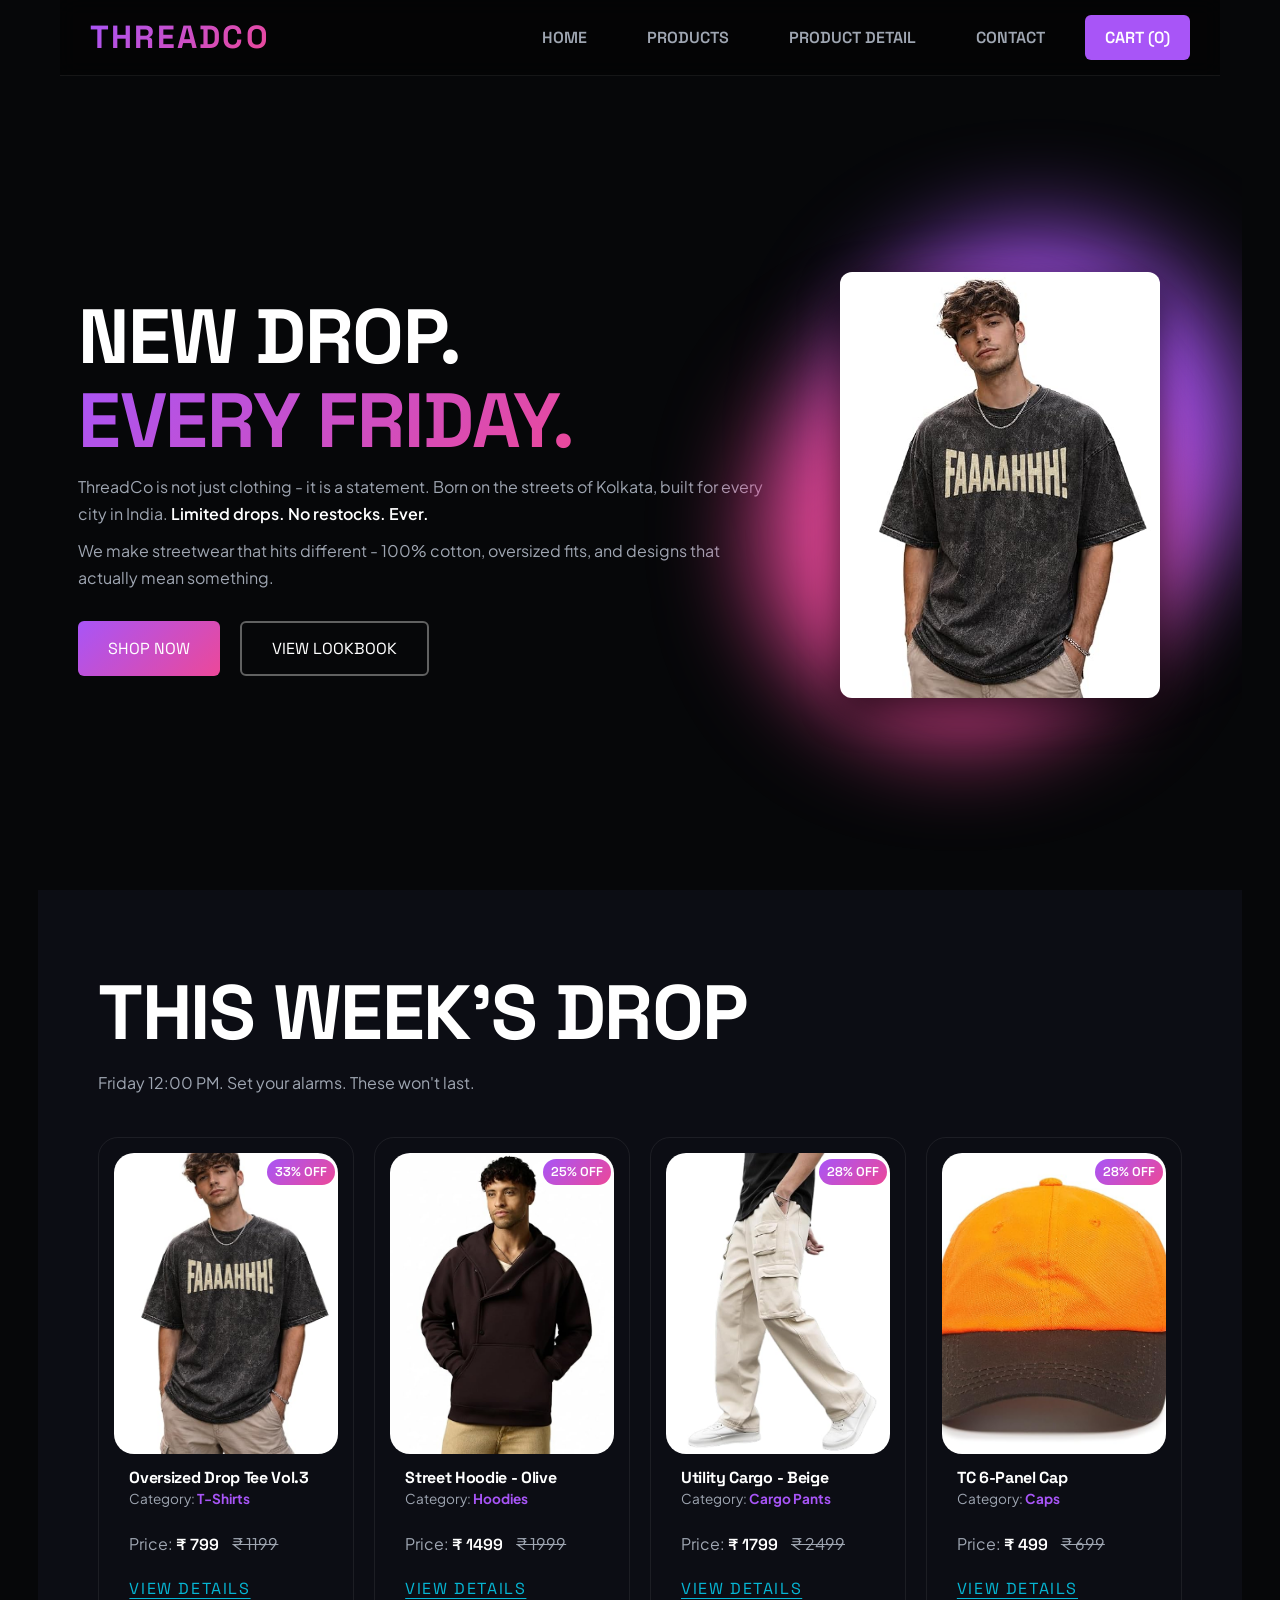
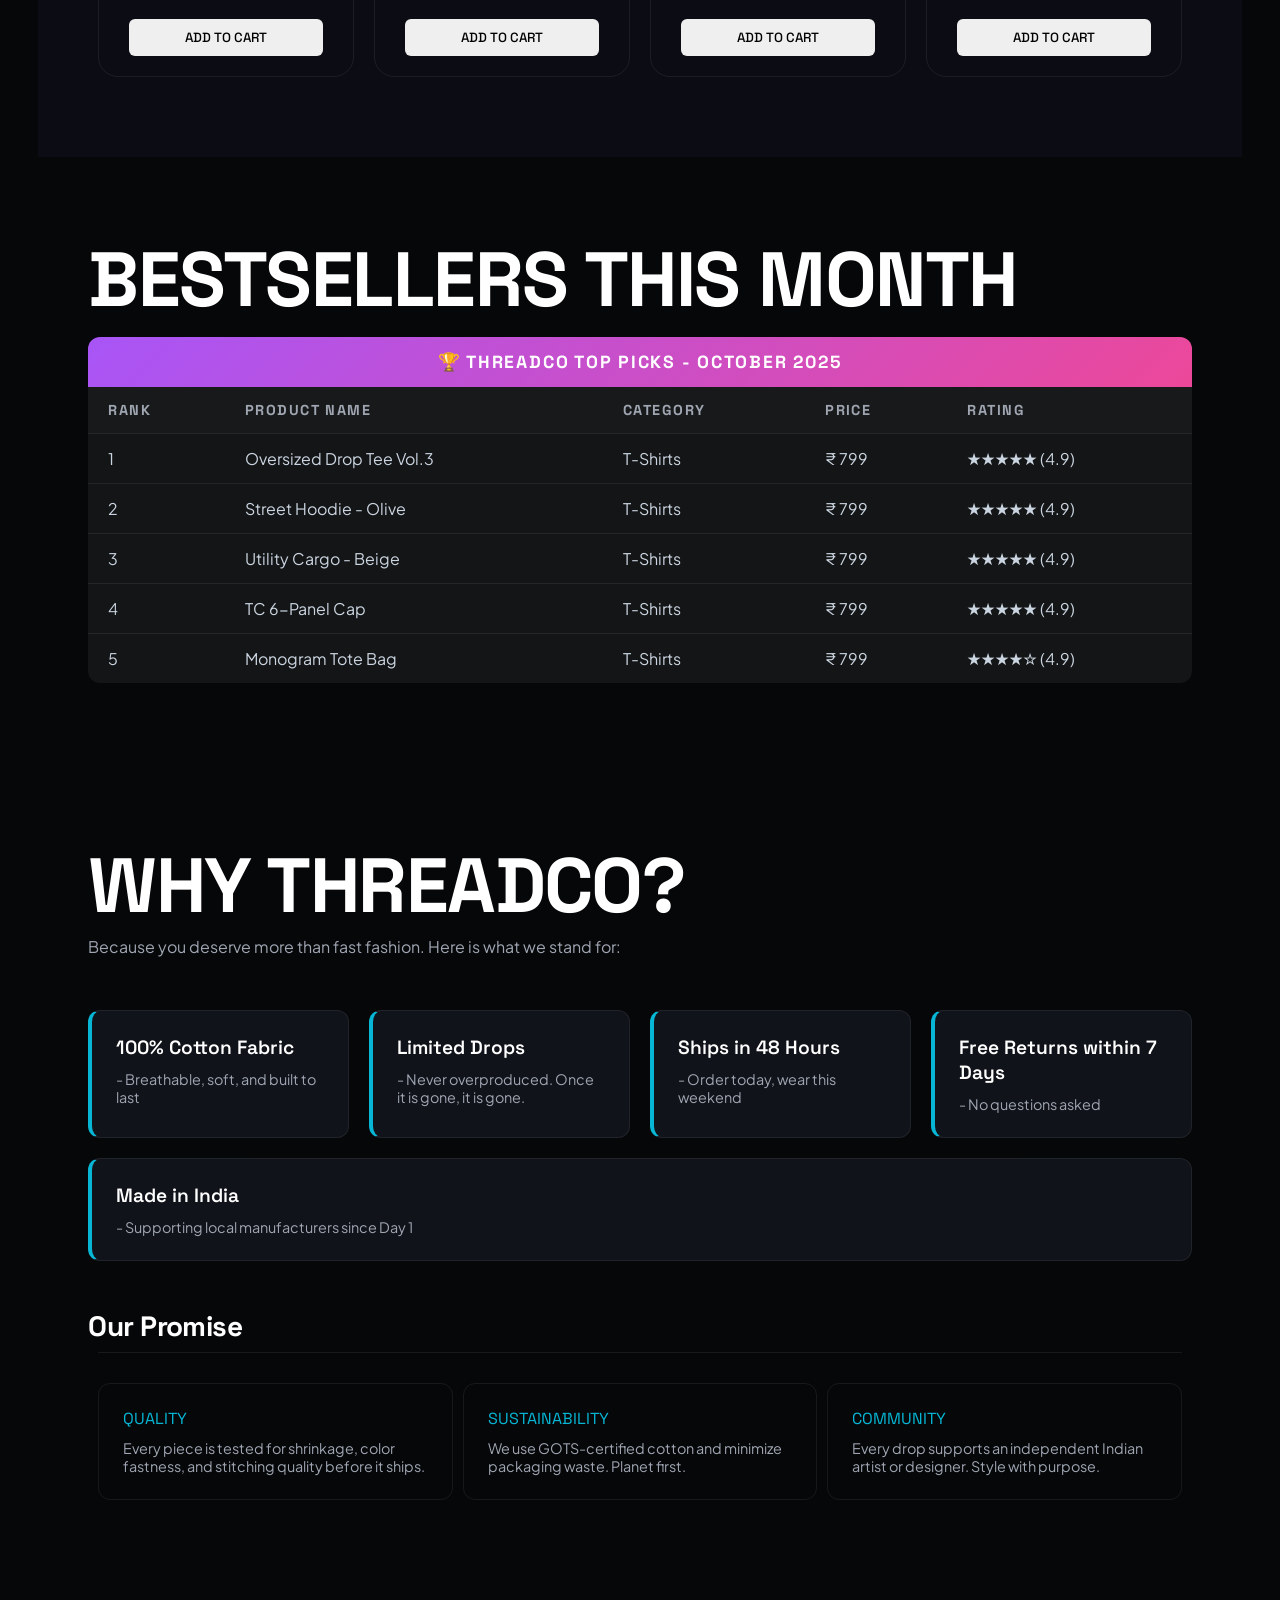
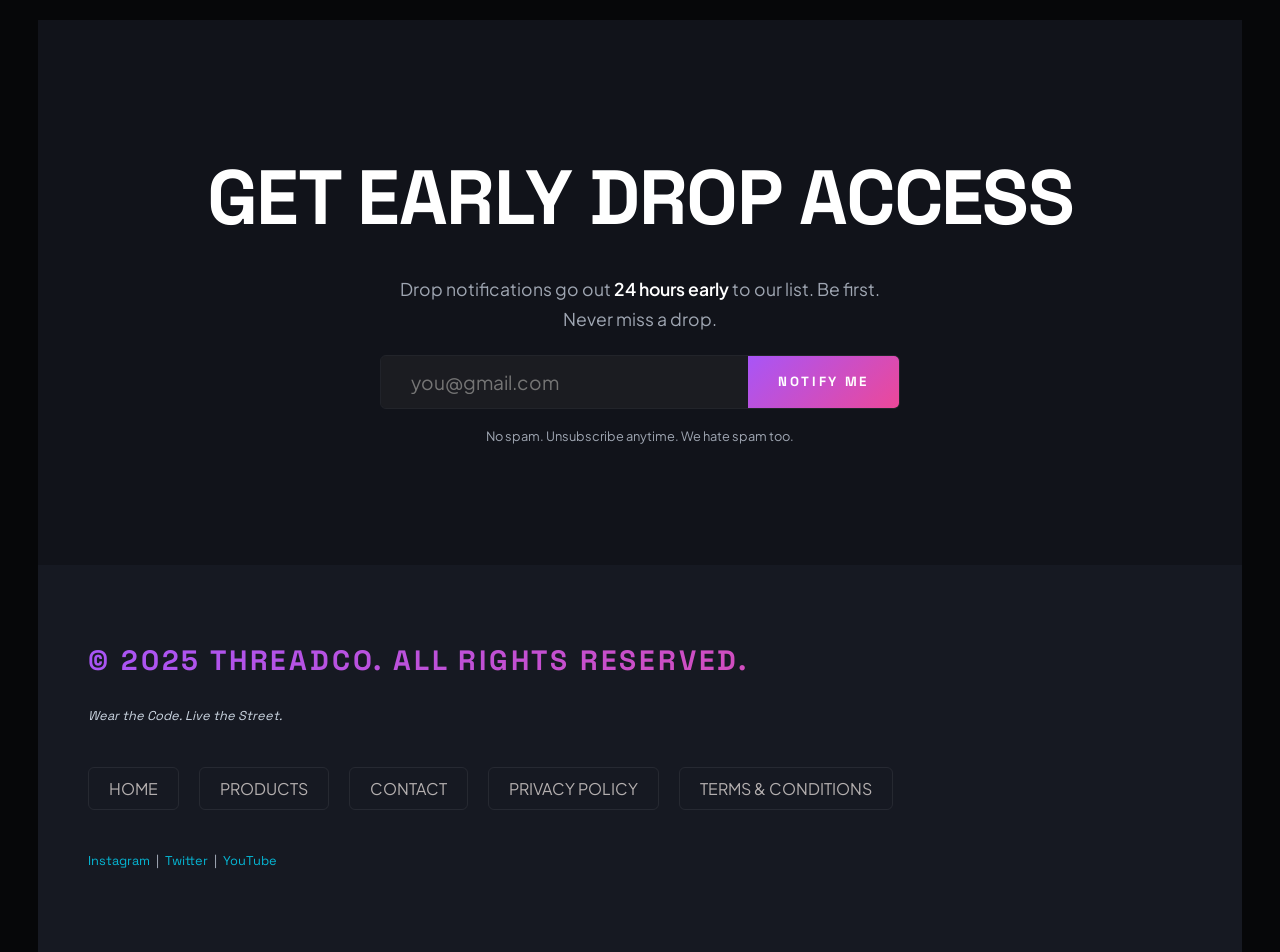
<file: index.html>
<!DOCTYPE html>
<html lang="en">

<head>
    <meta charset="UTF-8">
    <meta name="viewport" content="width=device-width, initial-scale=1.0">
    <title>ThreadCo - Wear the Code. Live the Street.</title>
    <link rel="stylesheet" href="style.css">
</head>

<body>

    <header>
        <h1>ThreadCo</h1>
        <nav>
            <ul>
                <li><a href="index.html">Home</a></li>
                <li><a href="products.html">Products</a></li>
                <li><a href="product.html">Product Detail</a></li>
                <li><a href="contact.html">Contact</a></li>
                <li><a href="#">Cart (0)</a></li>
            </ul>
        </nav>
    </header>

    <main>
        <section id="hero">
            <div class="left-hero">
                <h2>New Drop. <br> <span id="gradient-text">Every Friday.</span></h2>
                <p>ThreadCo is not just clothing - it is a statement. Born on the streets of Kolkata, built for every city
                    in
                    India. <strong>Limited drops. No restocks. Ever.</strong></p>
                <p>We make streetwear that hits different - 100% cotton, oversized fits, and designs that actually mean
                    something.</p>
                <div id="cta">
                    <a href="products.html" class="btn1">Shop Now</a>
                    <a href="products.html" class="btn2">View Lookbook</a>
                </div>
            </div>
            <div class="right-hero">
                <div class="glow orb1"></div>
                <div class="glow orb2"></div>
                <div class="right-hero-image">
                    <img src="images/product 1.jpg" alt="">
                </div>

            </div>
        </section>


        <section id="week-drop">
            <h2>This Week's Drop</h2>
            <p>Friday 12:00 PM. Set your alarms. These won't last.</p>

            <div class="cards">
                <article>
                    <figure>
                        <img src="images/product 1.jpg" alt="ThreadCo Oversized Drop Tee Vol.3 in Black">
                        <figcaption>Oversized Drop Tee Vol.3</figcaption>
                    </figure>

                    <h3>Oversized Drop Tee Vol.3</h3>
                    <p>Category: <span>T-Shirts</span></p>
                    <p>Price: <strong>&#8377; 799</strong> <s>&#8377; 1199</s> </p>
                    <p><mark>33% OFF</mark></p>

                    <a href="product.html">View Details</a>
                    <button type="button">Add to Cart</button>

                </article>

                <article>
                    <figure>
                        <img src="images/product 2.jpg" alt="ThreadCo Street Hoodie in Olive Green">
                        <figcaption>Street Hoodie - Olive</figcaption>
                    </figure>

                    <h3>Street Hoodie - Olive</h3>
                    <p>Category: <span>Hoodies</span></p>
                    <p>Price: <strong>&#8377; 1499</strong> <s>&#8377; 1999</s></p>
                    <p><mark>25% OFF</mark></p>
                    <a href="product.html">View Details</a>
                    <button type="button">Add to Cart</button>
                </article>

                <article>
                    <figure>
                        <img src="images/product 3.jpg" alt="ThreadCo Cargo Pants in Beige">
                        <figcaption>Utility Cargo - Beige</figcaption>
                    </figure>
                    <h3>Utility Cargo - Beige</h3>
                    <p>Category: <span>Cargo Pants</span></p>
                    <p>Price: <strong>&#8377; 1799</strong> <s>&#8377; 2499</s></p>
                    <p><mark>28% OFF</mark></p>
                    <a href="product.html">View Details</a>
                    <button type="button">Add to Cart</button>

                </article>

                <article>
                    <figure>
                        <img src="images/product 4.jpg" alt="ThreadCo 6-Panel Cap in Black">
                        <figcaption>TC 6-Panel Cap</figcaption>
                    </figure>
                    <h3>TC 6-Panel Cap</h3>
                    <p>Category: <span>Caps</span></p>
                    <p>Price: <strong>&#8377; 499</strong> <s>&#8377; 699</s></p>
                    <p><mark>28% OFF</mark></p>
                    <a href="product.html">View Details</a>
                    <button type="button">Add to Cart</button>
                </article>
            </div>

        </section>

        <section class="best-sellers" id="best-sellers-month">
            <h2>Bestsellers This Month</h2>
            <div class="table-scroll">
                <table>
                    <tr>
                        <th colspan="5">&#127942; ThreadCo Top Picks - October 2025</th>
                    </tr>
                    <tr>
                        <th>Rank</th>
                        <th>Product Name</th>
                        <th>Category</th>
                        <th>Price</th>
                        <th>Rating</th>
                    </tr>
                    <tr>
                        <td>1</td>
                        <td>Oversized Drop Tee Vol.3</td>
                        <td>T-Shirts</td>
                        <td>&#8377; 799</td>
                        <td>&#9733;&#9733;&#9733;&#9733;&#9733; (4.9)</td>
                    </tr>
                    <tr>
                        <td>2</td>
                        <td>Street Hoodie - Olive</td>
                        <td>T-Shirts</td>
                        <td>&#8377; 799</td>
                        <td>&#9733;&#9733;&#9733;&#9733;&#9733; (4.9)</td>
                    </tr>
                    <tr>
                        <td>3</td>
                        <td>Utility Cargo - Beige</td>
                        <td>T-Shirts</td>
                        <td>&#8377; 799</td>
                        <td>&#9733;&#9733;&#9733;&#9733;&#9733; (4.9)</td>
                    </tr>
                    <tr nishant="hii">
                        <td>4</td>
                        <td>TC 6-Panel Cap</td>
                        <td>T-Shirts</td>
                        <td>&#8377; 799</td>
                        <td>&#9733;&#9733;&#9733;&#9733;&#9733; (4.9)</td>
                    </tr>
                    <tr>
                        <td>5</td>
                        <td>Monogram Tote Bag</td>
                        <td>T-Shirts</td>
                        <td>&#8377; 799</td>
                        <td>&#9733;&#9733;&#9733;&#9733;&#9734; (4.9)</td>
                    </tr>
                </table>
            </div>
        </section>


        <section id="why-threadco">

            <h2>Why ThreadCo?</h2>
            <p>Because you deserve more than fast fashion. Here is what we stand for:</p>
            <ul>
                <li><strong>100% Cotton Fabric </strong>- Breathable, soft, and built to last</li>
                <li><strong>Limited Drops </strong>- Never overproduced. Once it is gone, it is gone.</li>
                <li><strong>Ships in 48 Hours</strong> - Order today, wear this weekend</li>
                <li><strong>Free Returns within 7 Days </strong>- No questions asked</li>
                <li><strong>Made in India </strong>- Supporting local manufacturers since Day 1</li>
            </ul>

            <h3>Our Promise</h3>

            <dl>
                <section>
                    <dt>Quality</dt>
                    <dd>Every piece is tested for shrinkage, color fastness, and stitching quality before it ships.</dd>
                </section>
                <section>
                    <dt>Sustainability</dt>
                    <dd>We use GOTS-certified cotton and minimize packaging waste. Planet first.</dd>
                </section>
                <section>
                    <dt>Community</dt>
                    <dd>Every drop supports an independent Indian artist or designer. Style with purpose.</dd>
                </section>
            </dl>
        </section>


        <section id="get-early">
            <h2>Get Early Drop Access</h2>
            <p>Drop notifications go out <strong>24 hours early</strong> to our list. Be first. Never miss a drop.</p>
            <form action="">
                <!-- <label for="email">Your Email:</label> -->
                <input type="email" id="email" name="email" placeholder="you@gmail.com" required>
                <button type="submit">Notify Me</button>
            </form>
            <br>
            <small>No spam. Unsubscribe anytime. We hate spam too.</small>
        </section>
    </main>


    <footer id="footer">
        <h3>&copy; 2025 ThreadCo. All rights reserved.</h3>
        <p><em>Wear the Code. Live the Street.</em></p>
        <nav>
            <ul>
                <li><a href="index.html">Home</a></li>
                <li><a href="products.html">Products</a></li>
                <li><a href="contact.html">Contact</a></li>
                <li><a href="#">Privacy Policy</a></li>
                <li><a href="#">Terms &amp; Conditions</a></li>
            </ul>
        </nav>

        <p>
            <a href="https://instagram.com" target="_blank">Instagram</a>
            &nbsp;|&nbsp;
            <a href="https://twitter.com" target="_blank">Twitter</a>
            &nbsp;|&nbsp;
            <a href="https://youtube.com" target="_blank">YouTube</a>
        </p>
    </footer>

</body>

</html>
</file>
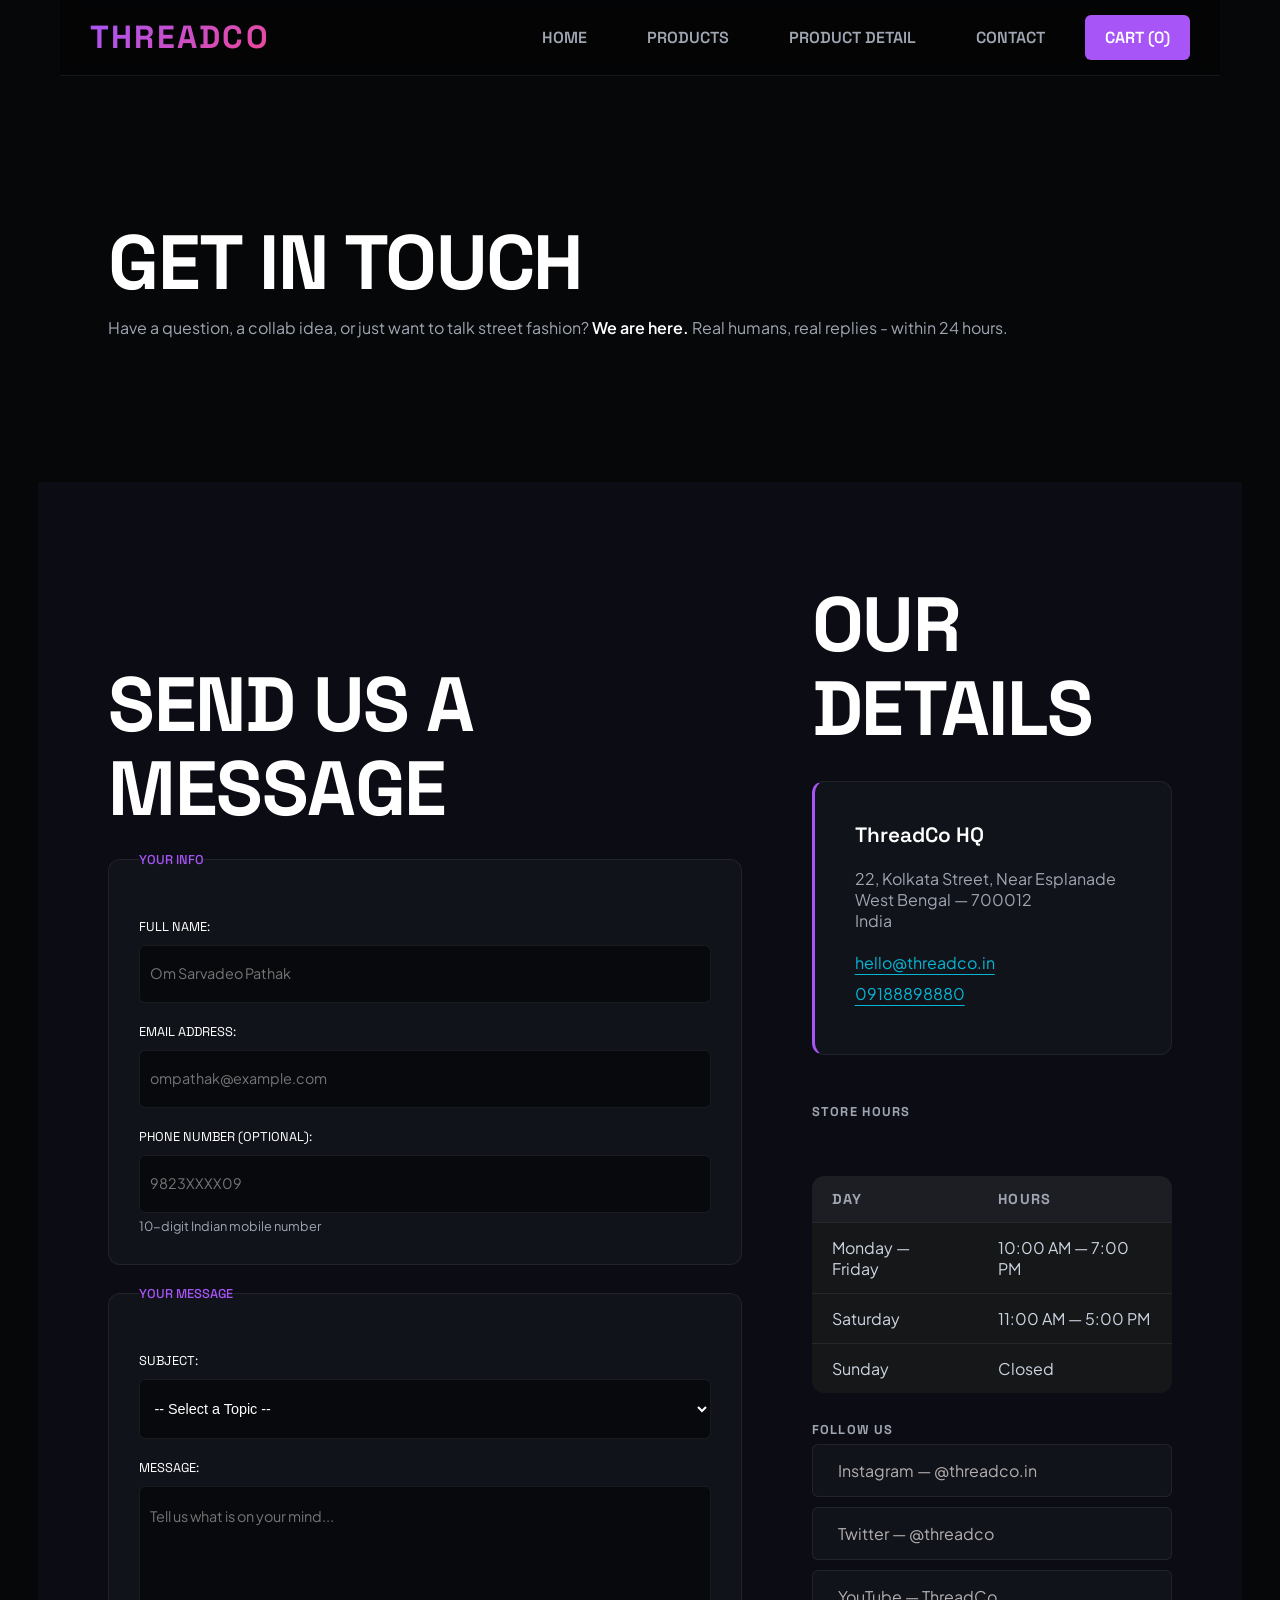
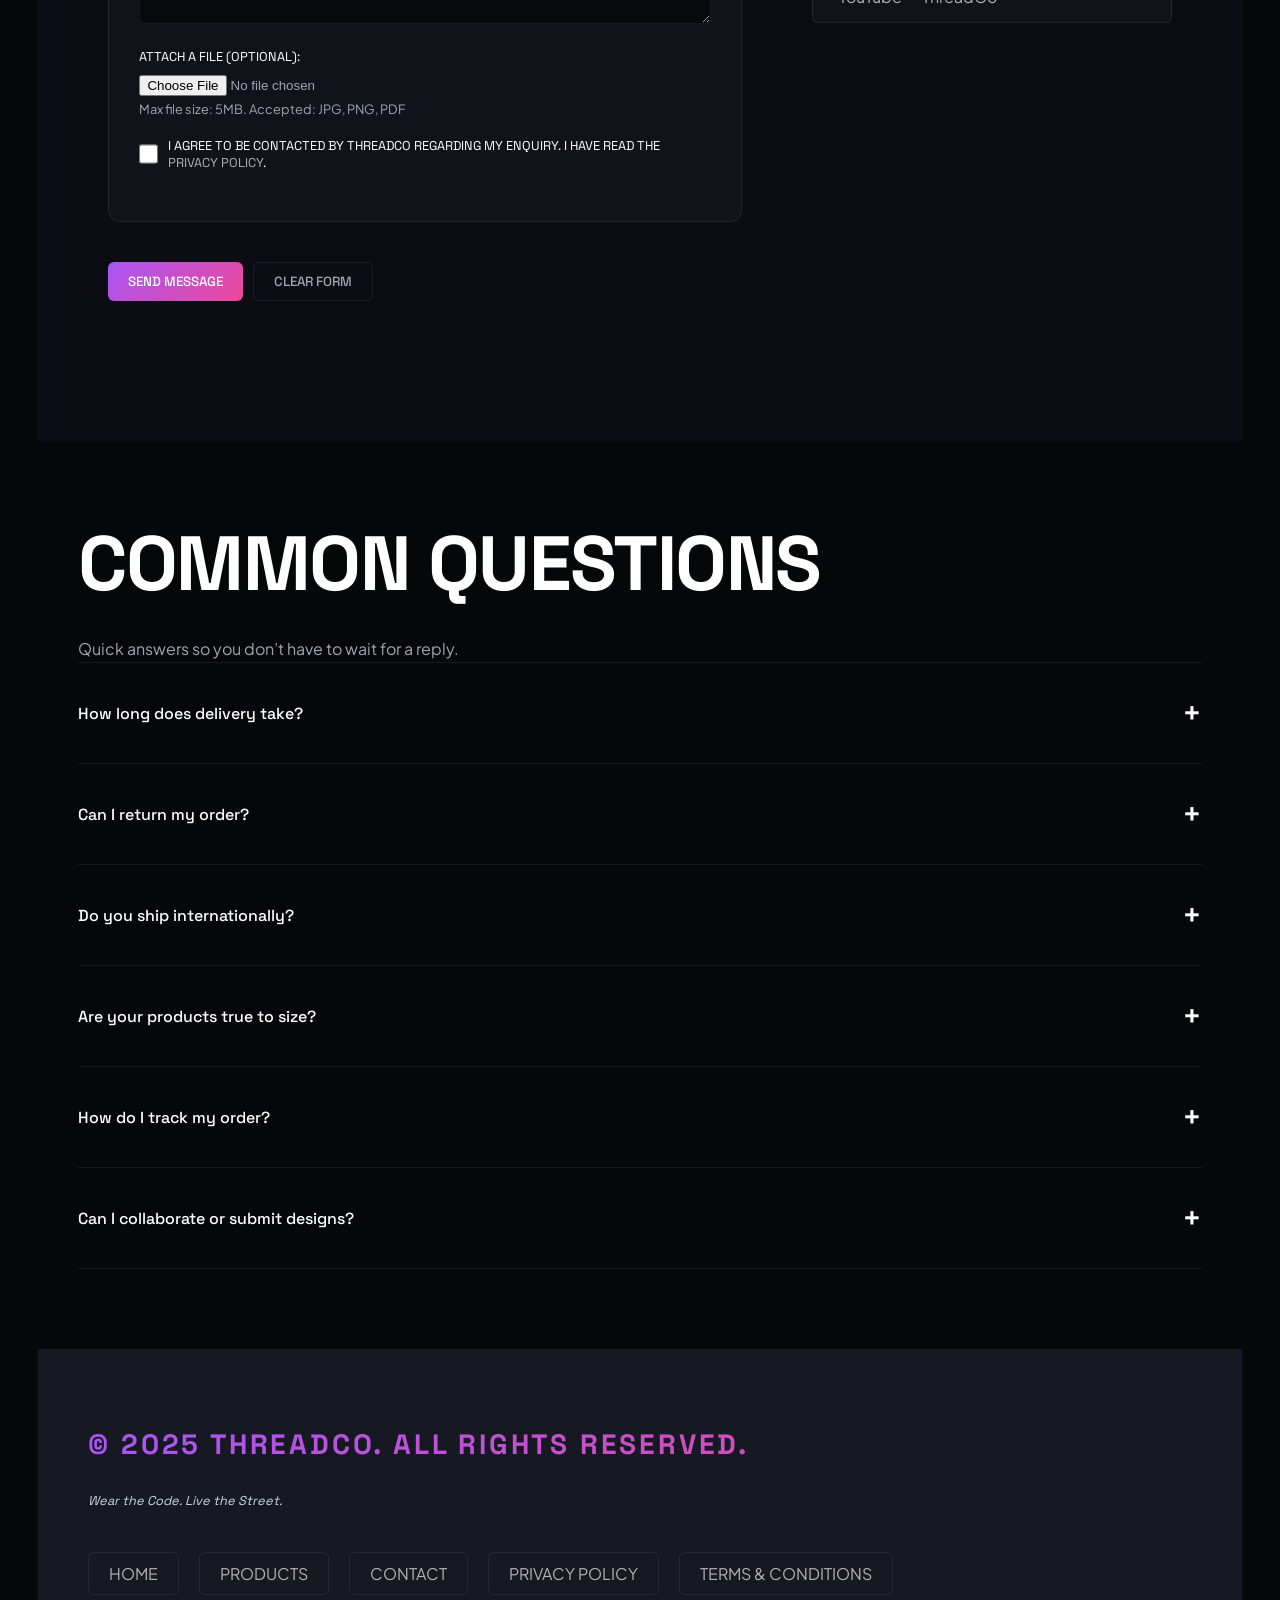
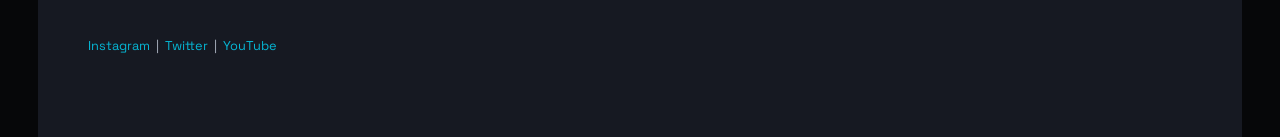
<file: contact.html>
<!DOCTYPE html>
<html lang="en">

<head>
    <meta charset="UTF-8">
    <meta name="viewport" content="width=device-width, initial-scale=1.0">
    <title>Contact - ThreadCo</title>
    <link rel="stylesheet" href="style.css">
</head>

<body>
    <header>
        <h1>ThreadCo</h1>
        <nav>
            <ul>
                <li><a href="index.html">Home</a></li>
                <li><a href="products.html">Products</a></li>
                <li><a href="product.html">Product Detail</a></li>
                <li><a href="contact.html">Contact</a></li>
                <li><a href="#">Cart (0)</a></li>
            </ul>
        </nav>
    </header>

    <main>
        <section class="get-in-touch">
            <h2>Get In Touch</h2>
            <p>Have a question, a collab idea, or just want to talk street fashion? <strong>We are here.</strong> Real
                humans, real replies - within 24 hours.</p>
        </section>


        <div class="details">
            <section class="send-us-message">
                <h2>Send Us a Message</h2>

                <form action="">

                    <fieldset>
                        <legend>Your Info</legend>

                        <label for="fullname">Full Name:</label>
                        <input type="text" id="fullname" name="fullname" placeholder="Om Sarvadeo Pathak" required
                            minlength="2" maxlength="60">

                        <label for="email">Email Address:</label>
                        <input type="email" id="email" name="email" placeholder="ompathak@example.com" required>

                        <label for="phone">Phone Number (optional):</label>
                        <input type="tel" id="phone" name="phone" placeholder="9823XXXX09">
                        <small>10-digit Indian mobile number</small>
                    </fieldset>


                    <fieldset>
                        <legend>Your Message</legend>

                        <label for="subject">Subject:</label>
                        <select id="subject" name="subject" required>
                            <option value="">-- Select a Topic --</option>
                            <option value="order-issue">Order Issue</option>
                            <option value="return-refund">Return / Refund</option>
                            <option value="collaboration">Collaboration / Partnership</option>
                            <option value="wholesale">Wholesale Enquiry</option>
                            <option value="general">General Query</option>
                        </select>

                        <label for="message">Message:</label>
                        <textarea id="message" name="message" rows="6" cols="50"
                            placeholder="Tell us what is on your mind..." required minlength="20"></textarea>

                        <label for="attachment">Attach a File (optional):</label>
                        <input type="file" id="attachment" name="attachment">
                        <small>Max file size: 5MB. Accepted: JPG, PNG, PDF</small>


                        <div class="consent">
                            <input type="checkbox" id="consent" name="consent" required>
                            <label for="consent">
                                I agree to be contacted by ThreadCo regarding my enquiry.
                                I have read the <a href="#">Privacy Policy</a>.
                            </label>
                        </div>
                    </fieldset>


                    <div class="contact-btns">
                        <button type="submit">Send Message</button>
                        <button type="reset">Clear Form</button>
                    </div>

                </form>
            </section>


            <section class="our-details">
                <h2>Our Details</h2>

                <address>
                    <strong>ThreadCo HQ</strong> <br>
                    22, Kolkata Street, Near Esplanade <br>
                    West Bengal — 700012 <br>
                    India
                    <br><br>
                    <a href="mailto:hello@threadco.in">hello@threadco.in</a>
                    <br>
                    <a href="tel:+911234567890">09188898880</a>
                </address>

                <div>
                    <h3>Store Hours</h3>
                    <div class="table-scroll">
                        <table>
                            <tr>
                                <th>Day</th>
                                <th>Hours</th>
                            </tr>
                            <tr>
                                <td>Monday — Friday</td>
                                <td>10:00 AM — 7:00 PM</td>
                            </tr>
                            <tr>
                                <td>Saturday</td>
                                <td>11:00 AM — 5:00 PM</td>
                            </tr>
                            <tr>
                                <td>Sunday</td>
                                <td>Closed</td>
                            </tr>
                        </table>
                    </div>
                </div>

                <div>
                    <h3>Follow Us</h3>
                    <ul>
                        <li><a href="https://instagram.com" target="_blank">Instagram &mdash; @threadco.in</a></li>
                        <li><a href="https://twitter.com" target="_blank">Twitter &mdash; @threadco</a></li>
                        <li><a href="https://youtube.com" target="_blank">YouTube &mdash; ThreadCo</a></li>
                    </ul>
                </div>
            </section>
        </div>


        <section class="common-questions">

            <h2>Common Questions</h2>
            <p>Quick answers so you don&rsquo;t have to wait for a reply.</p>

            <details>
                <summary>How long does delivery take?</summary>
                <p>
                    We ship within <strong>48 hours</strong> of order confirmation.
                    Standard delivery takes <strong>3&mdash;5 business days</strong> across India.
                    Express delivery (1&mdash;2 days) is available at checkout for select pin codes.
                </p>
            </details>

            <details>
                <summary>Can I return my order?</summary>
                <p>
                    Yes! We offer <strong>free returns within 7 days</strong> of delivery.
                    The item must be unworn, unwashed, and in its original packaging with all tags attached.
                    Initiate your return from the Orders section of your account.
                </p>
            </details>

            <details>
                <summary>Do you ship internationally?</summary>
                <p>
                    Not yet &mdash; but we&rsquo;re working on it.
                    International shipping is planned for early 2026.
                    Sign up for our newsletter to get notified first.
                </p>
            </details>

            <details>
                <summary>Are your products true to size?</summary>
                <p>
                    ThreadCo tees and hoodies are <strong>oversized by design</strong>.
                    If you prefer a more fitted look, we recommend sizing down.
                    Check the <a href="product.html#size-chart">Size Guide</a> on any product page for exact
                    measurements.
                </p>
            </details>

            <details>
                <summary>How do I track my order?</summary>
                <p>
                    Once your order ships, you will receive a tracking link via SMS and email.
                    You can also track your order by entering your order ID on our
                    <a href="#">Order Tracking page</a>.
                </p>
            </details>

            <details>
                <summary>Can I collaborate or submit designs?</summary>
                <p>
                    Absolutely. ThreadCo works with independent Indian artists on every drop.
                    If you have a design concept or want to collab, reach out via the form above
                    and select <strong>&ldquo;Collaboration / Partnership&rdquo;</strong> as the subject.
                    We read every single message.
                </p>
            </details>

        </section>
    </main>

    <footer id="footer">
        <h3>&copy; 2025 ThreadCo. All rights reserved.</h3>
        <p><em>Wear the Code. Live the Street.</em></p>
        <nav>
            <ul>
                <li><a href="index.html">Home</a></li>
                <li><a href="products.html">Products</a></li>
                <li><a href="contact.html">Contact</a></li>
                <li><a href="#">Privacy Policy</a></li>
                <li><a href="#">Terms &amp; Conditions</a></li>
            </ul>
        </nav>

        <p>
            <a href="https://instagram.com" target="_blank">Instagram</a>
            &nbsp;|&nbsp;
            <a href="https://twitter.com" target="_blank">Twitter</a>
            &nbsp;|&nbsp;
            <a href="https://youtube.com" target="_blank">YouTube</a>
        </p>
    </footer>


</body>

</html>
</file>
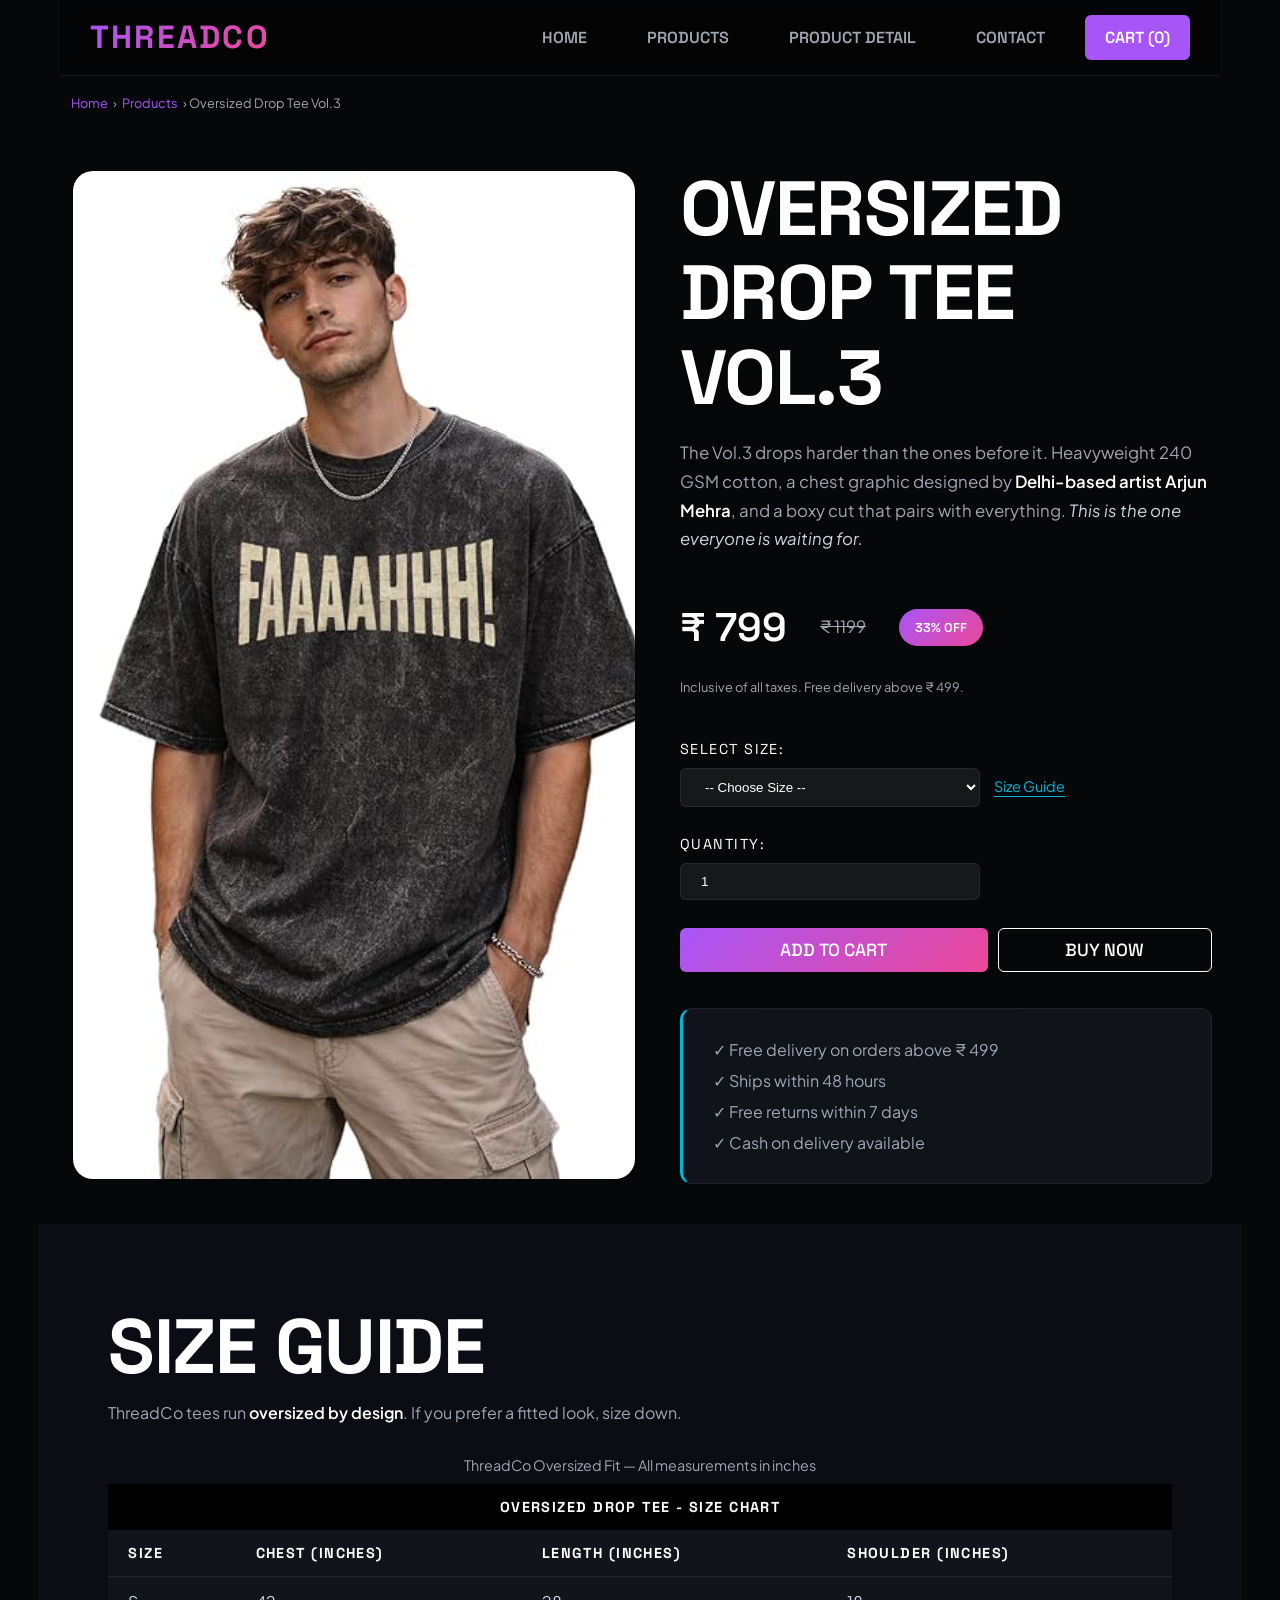
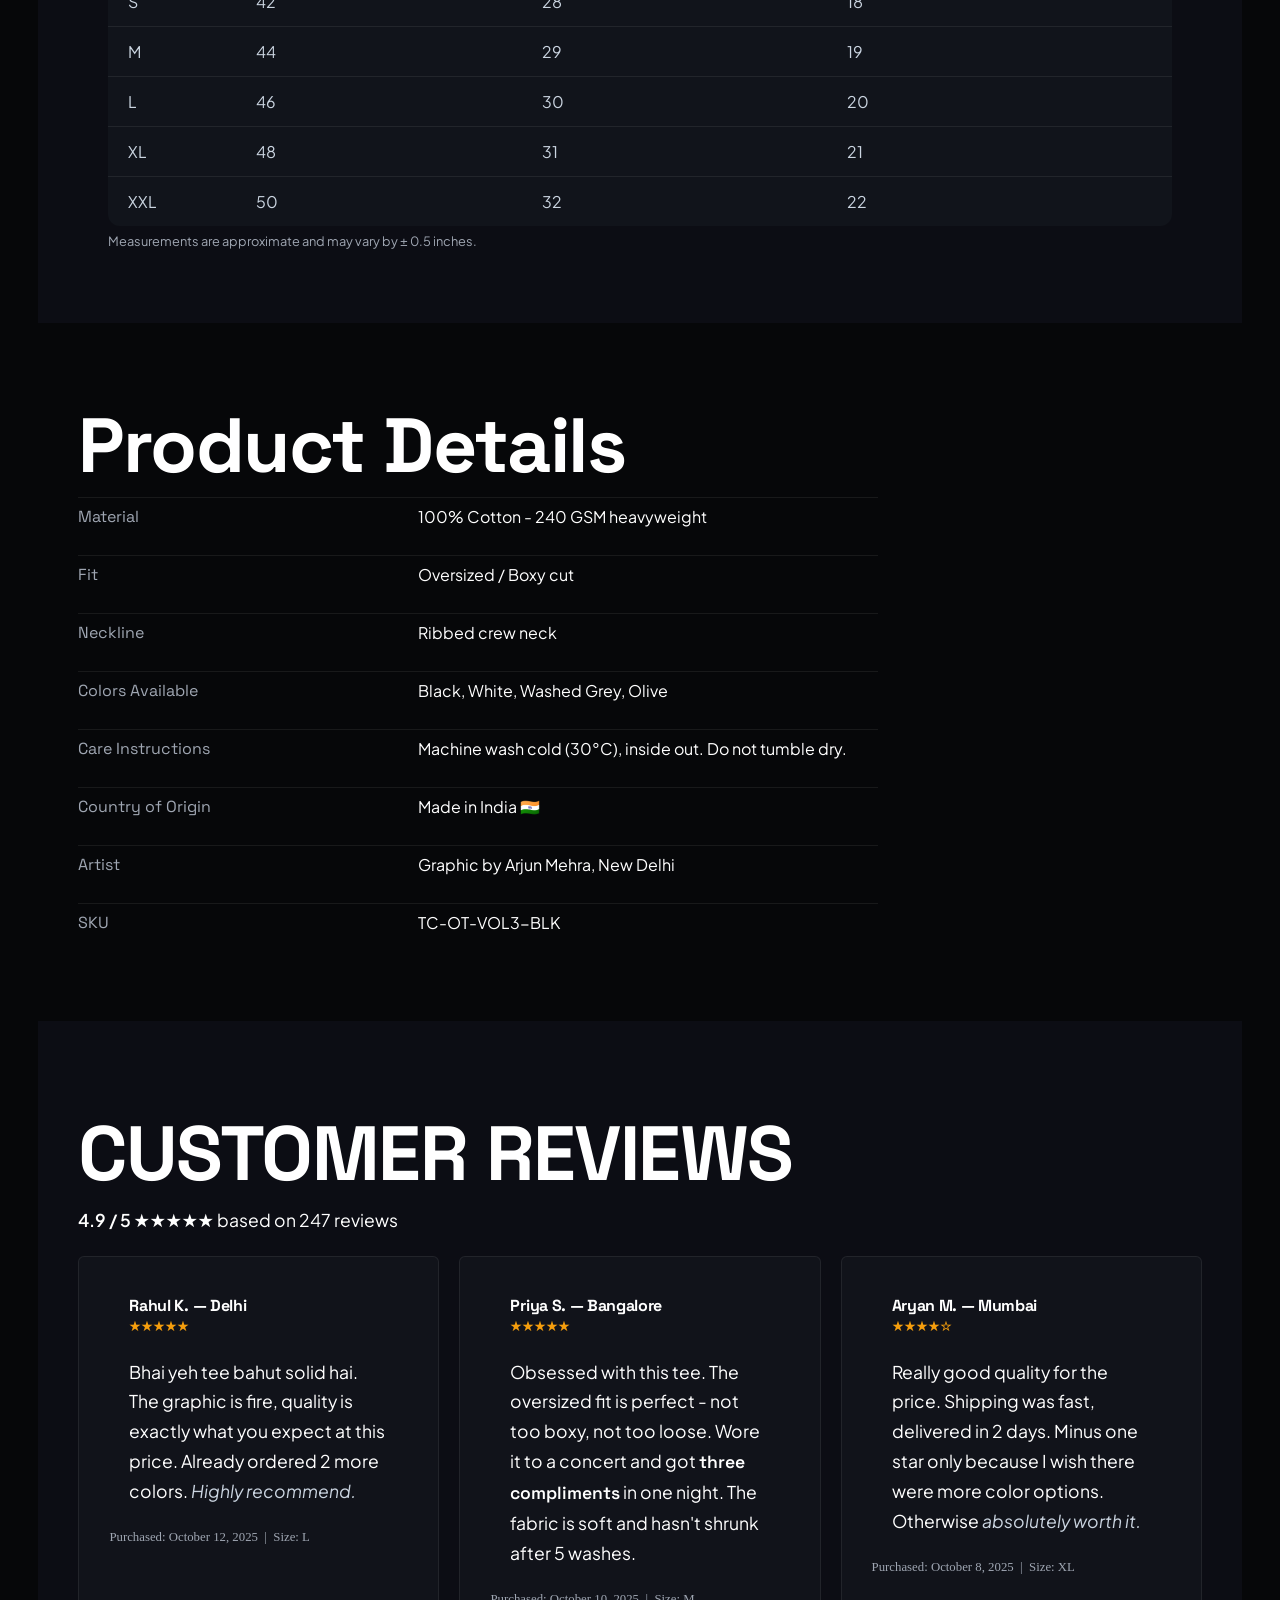
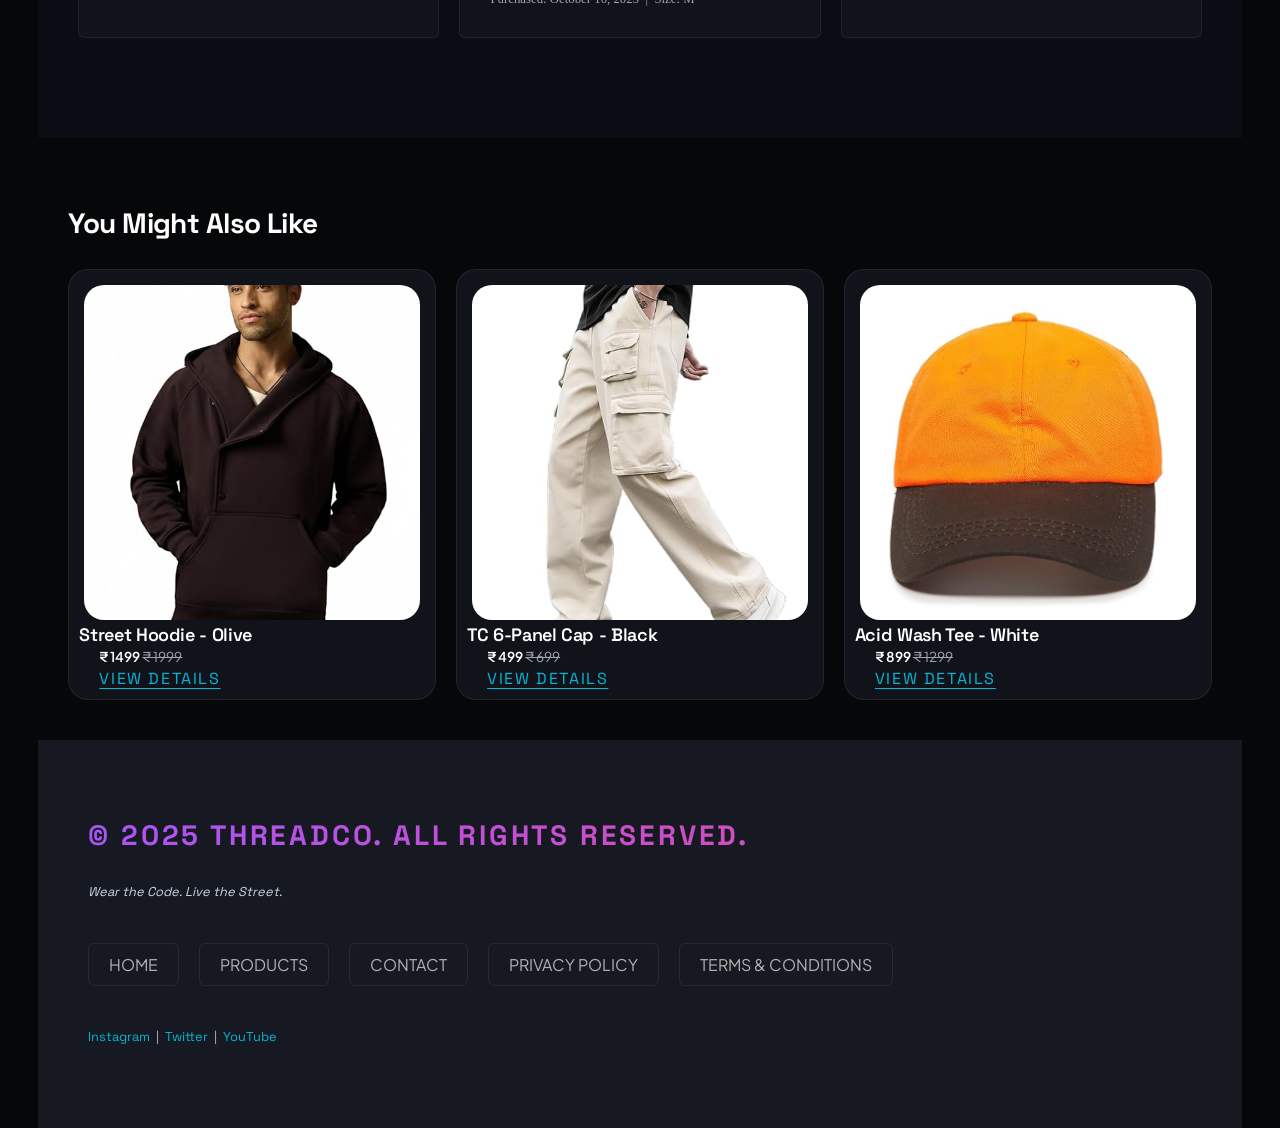
<file: product.html>
<!DOCTYPE html>
<html lang="en">

<head>
    <meta charset="UTF-8">
    <meta name="viewport" content="width=device-width, initial-scale=1.0">
    <title>Contact - ThreadCo</title>
    <link rel="stylesheet" href="style.css">
</head>

<body>
    <header>
        <h1>ThreadCo</h1>
        <nav>
            <ul>
                <li><a href="index.html">Home</a></li>
                <li><a href="products.html">Products</a></li>
                <li><a href="product.html">Product Detail</a></li>
                <li><a href="contact.html">Contact</a></li>
                <li><a href="#">Cart (0)</a></li>
            </ul>
        </nav>
    </header>

    <main>
        <nav aria-label="breadcrumb">
            <a href="index.html">Home</a>
            &rsaquo;
            <a href="products.html">Products</a>
            &rsaquo;
            Oversized Drop Tee Vol.3
        </nav>

        <section id="product-detail">
            <figure>
                <img src="images/product 1.jpg" alt="ThreadCo Oversized Drop Tee Vol.3 - front view, black colorway">
                <figcaption>Oversized Drop Tee Vol.3 - Black Colorway</figcaption>
            </figure>

            <div class="product-detail-left">
                <h2>Oversized Drop Tee Vol.3</h2>
                <p>
                    The Vol.3 drops harder than the ones before it. Heavyweight 240 GSM cotton,
                    a chest graphic designed by <strong>Delhi-based artist Arjun Mehra</strong>,
                    and a boxy cut that pairs with everything.
                    <em>This is the one everyone is waiting for.</em>
                </p>

                <p>
                    <strong>&#8377; 799</strong>
                    &nbsp;
                    <s>&#8377; 1199</s>
                    &nbsp;
                    <mark>33% OFF</mark>
                </p>

                <p><small>Inclusive of all taxes. Free delivery above &#8377; 499.</small></p>

                <label for="size-select">Select Size:</label>
                <select id="size-select" name="size">
                    <option value="">-- Choose Size --</option>
                    <option value="S">S</option>
                    <option value="M">M</option>
                    <option value="L">L</option>
                    <option value="XL">XL</option>
                    <option value="XXL">XXL</option>
                </select>
                <a href="#size-chart">Size Guide</a>

                <br><br>

                <label for="quantity">Quantity:</label>
                <input type="number" id="quantity" name="quantity" value="1" min="1" max="10">

                <br><br>

                <div class="product-detail-btns">
                    <button type="button">Add to Cart</button>
                    <button type="button">Buy Now</button>
                </div>

                <br><br>

                <ul>
                    <li>&#10003; Free delivery on orders above &#8377; 499</li>
                    <li>&#10003; Ships within 48 hours</li>
                    <li>&#10003; Free returns within 7 days</li>
                    <li>&#10003; Cash on delivery available</li>
                </ul>
            </div>
        </section>


        <section id="size-chart" class="best-sellers">
            <h2>Size Guide</h2>
            <p>ThreadCo tees run <strong>oversized by design</strong>. If you prefer a fitted look, size down.</p>
            <div class="table-scroll">
                <table>
                    <caption>ThreadCo Oversized Fit &mdash; All measurements in inches</caption>
                    <tr>
                        <th colspan="4">Oversized Drop Tee - Size Chart</th>
                    </tr>
                    <tr>
                        <th>Size</th>
                        <th>Chest (inches)</th>
                        <th>Length (inches)</th>
                        <th>Shoulder (inches)</th>
                    </tr>
                    <tr>
                        <td>S</td>
                        <td>42</td>
                        <td>28</td>
                        <td>18</td>
                    </tr>
                    <tr>
                        <td>M</td>
                        <td>44</td>
                        <td>29</td>
                        <td>19</td>
                    </tr>
                    <tr>
                        <td>L</td>
                        <td>46</td>
                        <td>30</td>
                        <td>20</td>
                    </tr>
                    <tr>
                        <td>XL</td>
                        <td>48</td>
                        <td>31</td>
                        <td>21</td>
                    </tr>
                    <tr>
                        <td>XXL</td>
                        <td>50</td>
                        <td>32</td>
                        <td>22</td>
                    </tr>
                </table>
            </div>
            <p><small>Measurements are approximate and may vary by &#177; 0.5 inches.</small></p>
        </section>

        <section id="product-details">
            <h2>Product Details</h2>
            <dl>
                <div>
                    <dt>Material</dt>
                    <dd>100% Cotton - 240 GSM heavyweight</dd>
                </div>

                <div>
                    <dt>Fit</dt>
                    <dd>Oversized / Boxy cut</dd>
                </div>

                <div>
                    <dt>Neckline</dt>
                    <dd>Ribbed crew neck</dd>
                </div>

                <div>
                    <dt>Colors Available</dt>
                    <dd>Black, White, Washed Grey, Olive</dd>
                </div>

                <div>
                    <dt>Care Instructions</dt>
                    <dd>Machine wash cold (30&deg;C), inside out. Do not tumble dry.</dd>
                </div>

                <div>
                    <dt>Country of Origin</dt>
                    <dd>Made in India &#127470;&#127475;</dd>
                </div>

                <div>
                    <dt>Artist</dt>
                    <dd>Graphic by Arjun Mehra, New Delhi</dd>
                </div>

                <div>
                    <dt>SKU</dt>
                    <dd>TC-OT-VOL3-BLK</dd>
                </div>
            </dl>
        </section>

        <section class="customer-reviews">
            <h2>Customer Reviews</h2>
            <p>
                <strong>4.9 / 5</strong>
                &#9733;&#9733;&#9733;&#9733;&#9733;
                based on 247 reviews
            </p>

            <div class="customer-reviews-details">
                <article>
                    <h3>Rahul K. &mdash; Delhi</h3>
                    <p>&#9733;&#9733;&#9733;&#9733;&#9733;</p>
                    <p>
                        Bhai yeh tee bahut solid hai. The graphic is fire, quality is exactly what
                        you expect at this price. Already ordered 2 more colors.
                        <em>Highly recommend.</em>
                    </p>
                    <small>Purchased: October 12, 2025 &nbsp;|&nbsp; Size: L</small>
                </article>

                <article>
                    <h3>Priya S. &mdash; Bangalore</h3>
                    <p>&#9733;&#9733;&#9733;&#9733;&#9733;</p>
                    <p>
                        Obsessed with this tee. The oversized fit is perfect - not too boxy,
                        not too loose. Wore it to a concert and got <strong>three compliments</strong> in one night.
                        The fabric is soft and hasn't shrunk after 5 washes.
                    </p>
                    <small>Purchased: October 10, 2025 &nbsp;|&nbsp; Size: M</small>
                </article>

                <article>
                    <h3>Aryan M. &mdash; Mumbai</h3>
                    <p>&#9733;&#9733;&#9733;&#9733;&#9734;</p>
                    <p>
                        Really good quality for the price. Shipping was fast, delivered in 2 days.
                        Minus one star only because I wish there were more color options.
                        Otherwise <em>absolutely worth it.</em>
                    </p>
                    <small>Purchased: October 8, 2025 &nbsp;|&nbsp; Size: XL</small>
                </article>
            </div>

        </section>

        <section class="might-also-like">
            <h3>You Might Also Like</h3>

            <div class="also-like-items">
                <article>
                    <figure>
                        <img src="images/product 2.jpg" alt="ThreadCo Street Hoodie in Olive">
                        <figcaption>Street Hoodie - Olive</figcaption>
                    </figure>
                    <h4>Street Hoodie - Olive</h4>
                    <p><strong>&#8377; 1499</strong> <s>&#8377; 1999</s></p>
                    <a href="product.html">View Details</a>
                </article>

                <article>
                    <figure>
                        <img src="images/product 3.jpg" alt="ThreadCo TC 6-Panel Cap in Black">
                        <figcaption>TC 6-Panel Cap - Black</figcaption>
                    </figure>
                    <h4>TC 6-Panel Cap - Black</h4>
                    <p><strong>&#8377; 499</strong> <s>&#8377; 699</s></p>
                    <a href="product.html">View Details</a>
                </article>

                <article>
                    <figure>
                        <img src="images/product 4.jpg" alt="ThreadCo Acid Wash Tee in White">
                        <figcaption>Acid Wash Tee - White</figcaption>
                    </figure>
                    <h4>Acid Wash Tee - White</h4>
                    <p><strong>&#8377; 899</strong> <s>&#8377; 1299</s></p>
                    <a href="product.html">View Details</a>
                </article>
            </div>
        </section>
    </main>


    <footer id="footer">
        <h3>&copy; 2025 ThreadCo. All rights reserved.</h3>
        <p><em>Wear the Code. Live the Street.</em></p>
        <nav>
            <ul>
                <li><a href="index.html">Home</a></li>
                <li><a href="products.html">Products</a></li>
                <li><a href="contact.html">Contact</a></li>
                <li><a href="#">Privacy Policy</a></li>
                <li><a href="#">Terms &amp; Conditions</a></li>
            </ul>
        </nav>

        <p>
            <a href="https://instagram.com" target="_blank">Instagram</a>
            &nbsp;|&nbsp;
            <a href="https://twitter.com" target="_blank">Twitter</a>
            &nbsp;|&nbsp;
            <a href="https://youtube.com" target="_blank">YouTube</a>
        </p>
    </footer>

</body>

</html>
</file>
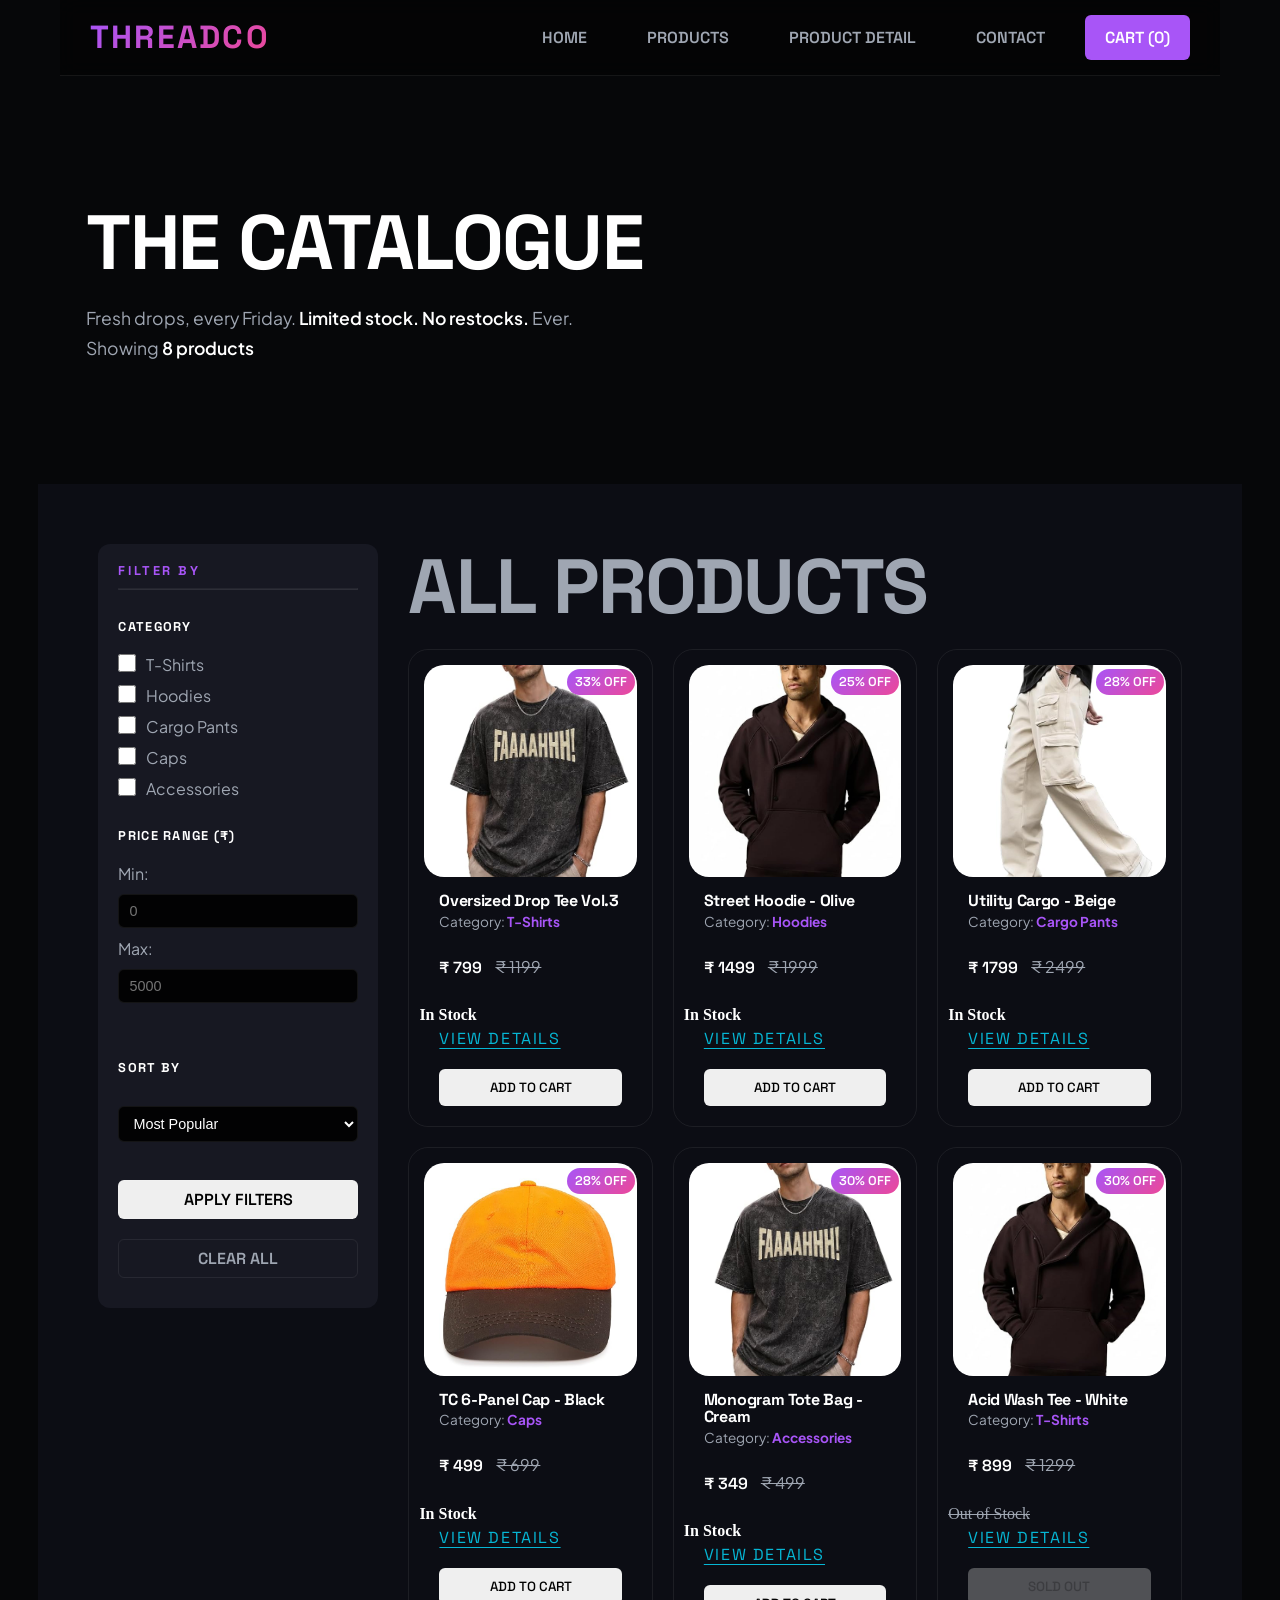
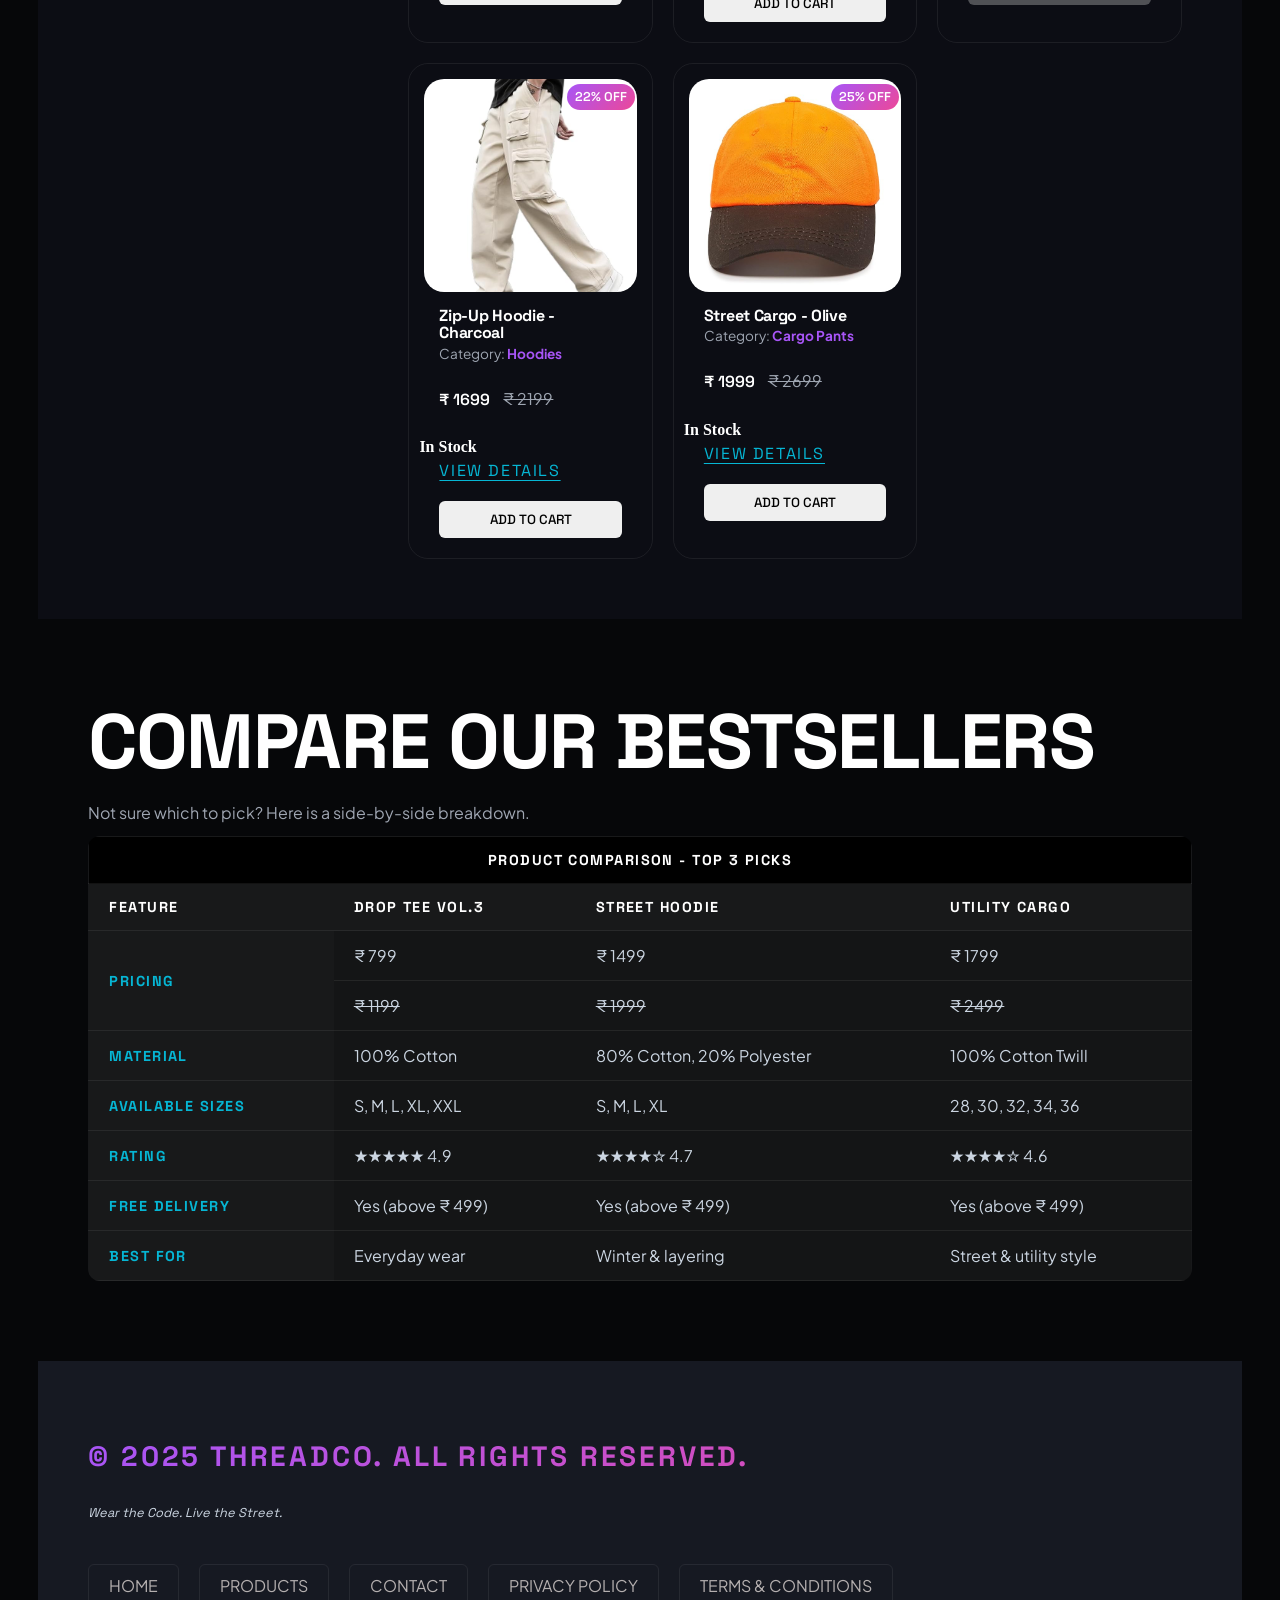
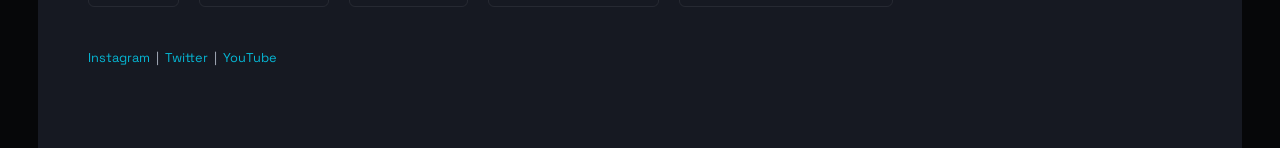
<file: products.html>
<!DOCTYPE html>
<html lang="en">

<head>
    <meta charset="UTF-8">
    <meta name="viewport" content="width=device-width, initial-scale=1.0">
    <title>ThreadCo - The Catalogue</title>

    <link rel="stylesheet" href="style.css">
</head>

<body>
    <header>
        <h1>ThreadCo</h1>
        <nav>
            <ul>
                <li><a href="index.html">Home</a></li>
                <li><a href="products.html">Products</a></li>
                <li><a href="product.html">Product Detail</a></li>
                <li><a href="contact.html">Contact</a></li>
                <li><a href="#">Cart (0)</a></li>
            </ul>
        </nav>
    </header>


    <main>
        <section id="catalogue">
            <h2>The Catalogue</h2>
            <p>Fresh drops, every Friday. <strong>Limited stock. No restocks.</strong> Ever.</p>
            <p>Showing <strong>8 products</strong></p>
        </section>


        <div id="product-layout">
            <section id="sidebar">
                <h2>Filter By</h2>
                <hr>
                <h3>Category</h3>

                <ul>
                    <li>
                        <input type="checkbox" id="cat-tshirts" name="category" value="tshirts">
                        <label for="cat-tshirts">T-Shirts</label>
                    </li>
                    <li>
                        <input type="checkbox" id="cat-hoodies" name="category" value="hoodies">
                        <label for="cat-hoodies">Hoodies</label>
                    </li>
                    <li>
                        <input type="checkbox" id="cat-cargo" name="category" value="cargo">
                        <label for="cat-cargo">Cargo Pants</label>
                    </li>
                    <li>
                        <input type="checkbox" id="cat-caps" name="category" value="caps">
                        <label for="cat-caps">Caps</label>
                    </li>
                    <li>
                        <input type="checkbox" id="cat-accessories" name="category" value="accessories">
                        <label for="cat-accessories">Accessories</label>
                    </li>
                </ul>

                <h3>Price Range (&#8377;)</h3>

                <label for="price-min">Min:</label>
                <input type="number" id="price-min" name="price_min" placeholder="0" min="0">
                <br>
                <label for="price-max">Max:</label>
                <input type="number" id="price-max" name="price_max" placeholder="5000" min="0">
                <br><br>

                <h3>Sort By</h3>

                <select id="sort" name="sort">
                    <option value="popular">Most Popular</option>
                    <option value="price-low">Price: Low to High</option>
                    <option value="price-high">Price: High to Low</option>
                    <option value="newest">Newest First</option>
                </select>

                <br><br>

                <button type="button">Apply Filters</button>
                <button type="button">Clear All</button>
            </section>

            <section id="products">
                <h2>All Products</h2>
                <div class="grid">
                    <article>
                        <figure>
                            <img src="images/product 1.jpg" alt="ThreadCo Oversized Drop Tee Vol.3 in Black">
                            <figcaption>Oversized Drop Tee Vol.3</figcaption>
                        </figure>
                        <h3>Oversized Drop Tee Vol.3</h3>
                        <p>Category: <span>T-Shirts</span></p>
                        <p><strong>&#8377; 799</strong> <s>&#8377; 1199</s></p>
                        <p> <mark>33% OFF</mark></p>
                        <p><strong>In Stock</strong></p>
                        <a href="product.html">View Details</a>
                        <button type="button">Add to Cart</button>
                    </article>

                    <article>
                        <figure>
                            <img src="images/product 2.jpg" alt="ThreadCo Street Hoodie in Olive Green">
                            <figcaption>Street Hoodie - Olive</figcaption>
                        </figure>
                        <h3>Street Hoodie - Olive</h3>
                        <p>Category: <span>Hoodies</span></p>
                        <p><strong>&#8377; 1499</strong> <s>&#8377; 1999</s></p>
                        <p> <mark>25% OFF</mark></p>
                        <p><strong>In Stock</strong></p>
                        <a href="product.html">View Details</a>
                        <button type="button">Add to Cart</button>
                    </article>

                    <article>
                        <figure>
                            <img src="images/product 3.jpg" alt="ThreadCo Utility Cargo Pants in Beige">
                            <figcaption>Utility Cargo - Beige</figcaption>
                        </figure>
                        <h3>Utility Cargo - Beige</h3>
                        <p>Category: <span>Cargo Pants</span></p>
                        <p><strong>&#8377; 1799</strong> <s>&#8377; 2499</s></p>
                        <p> <mark>28% OFF</mark></p>
                        <p><strong>In Stock</strong></p>
                        <a href="product.html">View Details</a>
                        <button type="button">Add to Cart</button>
                    </article>

                    <article>
                        <figure>
                            <img src="images/product 4.jpg" alt="ThreadCo 6-Panel Cap in Black">
                            <figcaption>TC 6-Panel Cap - Black</figcaption>
                        </figure>
                        <h3>TC 6-Panel Cap - Black</h3>
                        <p>Category: <span>Caps</span></p>
                        <p><strong>&#8377; 499</strong> <s>&#8377; 699</s></p>
                        <p> <mark>28% OFF</mark></p>
                        <p><strong>In Stock</strong></p>
                        <a href="product.html">View Details</a>
                        <button type="button">Add to Cart</button>
                    </article>

                    <article>
                        <figure>
                            <img src="images/product 1.jpg" alt="ThreadCo Monogram Tote Bag in Cream">
                            <figcaption>Monogram Tote Bag - Cream</figcaption>
                        </figure>
                        <h3>Monogram Tote Bag - Cream</h3>
                        <p>Category: <span>Accessories</span></p>
                        <p><strong>&#8377; 349</strong> <s>&#8377; 499</s> </p>
                        <p><mark>30% OFF</mark></p>
                        <p><strong>In Stock</strong></p>
                        <a href="product.html">View Details</a>
                        <button type="button">Add to Cart</button>
                    </article>

                    <article>
                        <figure>
                            <img src="images/product 2.jpg" alt="ThreadCo Acid Wash Tee in White">
                            <figcaption>Acid Wash Tee - White</figcaption>
                        </figure>
                        <h3>Acid Wash Tee - White</h3>
                        <p>Category: <span>T-Shirts</span></p>
                        <p><strong>&#8377; 899</strong> <s>&#8377; 1299</s> </p>
                        <p><mark>30% OFF</mark></p>
                        <p><s>Out of Stock</s></p>
                        <a href="product.html">View Details</a>
                        <button id="sold" type="button" disabled>Sold Out</button>
                    </article>

                    <article>
                        <figure>
                            <img src="images/product 3.jpg" alt="ThreadCo Zip-Up Hoodie in Charcoal">
                            <figcaption>Zip-Up Hoodie - Charcoal</figcaption>
                        </figure>
                        <h3>Zip-Up Hoodie - Charcoal</h3>
                        <p>Category: <span>Hoodies</span></p>
                        <p><strong>&#8377; 1699</strong> <s>&#8377; 2199</s> </p>
                        <p><mark>22% OFF</mark></p>
                        <p><strong>In Stock</strong></p>
                        <a href="product.html">View Details</a>
                        <button type="button">Add to Cart</button>
                    </article>

                    <article>
                        <figure>
                            <img src="images/product 4.jpg" alt="ThreadCo Street Cargo in Olive">
                            <figcaption>Street Cargo - Olive</figcaption>
                        </figure>
                        <h3>Street Cargo - Olive</h3>
                        <p>Category: <span>Cargo Pants</span></p>
                        <p><strong>&#8377; 1999</strong> <s>&#8377; 2699</s></p>
                        <p> <mark>25% OFF</mark></p>
                        <p><strong>In Stock</strong></p>
                        <a href="product.html">View Details</a>
                        <button type="button">Add to Cart</button>
                    </article>
                </div>
            </section>
        </div>



        <section class="best-sellers compare-best-sellers">
            <h2>Compare Our Bestsellers</h2>
            <p>Not sure which to pick? Here is a side-by-side breakdown.</p>
            <div class="table-scroll">
                <table>
                    <tr>
                        <th colspan="4">Product Comparison - Top 3 Picks</th>
                    </tr>
                    <tr>
                        <th>Feature</th>
                        <th>Drop Tee Vol.3</th>
                        <th>Street Hoodie</th>
                        <th>Utility Cargo</th>
                    </tr>
                    <tr>
                        <th rowspan="2">Pricing</th>
                        <td>&#8377; 799</td>
                        <td>&#8377; 1499</td>
                        <td>&#8377; 1799</td>
                    </tr>
                    <tr>
                        <td><s>&#8377; 1199</s></td>
                        <td><s>&#8377; 1999</s></td>
                        <td><s>&#8377; 2499</s></td>
                    </tr>
                    <tr>
                        <th>Material</th>
                        <td>100% Cotton</td>
                        <td>80% Cotton, 20% Polyester</td>
                        <td>100% Cotton Twill</td>
                    </tr>
                    <tr>
                        <th>Available Sizes</th>
                        <td>S, M, L, XL, XXL</td>
                        <td>S, M, L, XL</td>
                        <td>28, 30, 32, 34, 36</td>
                    </tr>
                    <tr>
                        <th>Rating</th>
                        <td>&#9733;&#9733;&#9733;&#9733;&#9733; 4.9</td>
                        <td>&#9733;&#9733;&#9733;&#9733;&#9734; 4.7</td>
                        <td>&#9733;&#9733;&#9733;&#9733;&#9734; 4.6</td>
                    </tr>
                    <tr>
                        <th>Free Delivery</th>
                        <td>Yes (above &#8377; 499)</td>
                        <td>Yes (above &#8377; 499)</td>
                        <td>Yes (above &#8377; 499)</td>
                    </tr>
                    <tr>
                        <th>Best For</th>
                        <td>Everyday wear</td>
                        <td>Winter &amp; layering</td>
                        <td>Street &amp; utility style</td>
                    </tr>
                </table>
            </div>
        </section>
    </main>

    <footer id="footer">
        <h3>&copy; 2025 ThreadCo. All rights reserved.</h3>
        <p><em>Wear the Code. Live the Street.</em></p>
        <nav>
            <ul>
                <li><a href="index.html">Home</a></li>
                <li><a href="products.html">Products</a></li>
                <li><a href="contact.html">Contact</a></li>
                <li><a href="#">Privacy Policy</a></li>
                <li><a href="#">Terms &amp; Conditions</a></li>
            </ul>
        </nav>

        <p>
            <a href="https://instagram.com" target="_blank">Instagram</a>
            &nbsp;|&nbsp;
            <a href="https://twitter.com" target="_blank">Twitter</a>
            &nbsp;|&nbsp;
            <a href="https://youtube.com" target="_blank">YouTube</a>
        </p>
    </footer>
</body>

</html>
</file>
<file: style.css>
@import url('https://fonts.googleapis.com/css2?family=Plus+Jakarta+Sans:wght@300;400;500;600;700;800&family=Space+Grotesk:wght@400;500;600;700;800&display=swap');


* {
    padding: 0;
    margin: 0;
    box-sizing: border-box;
}

:root {
    /* Brand Theme Colors */
    --color-primary: #a855f7;
    --color-primary-glow: rgba(168, 85, 247, 0.25);
    --color-secondary: #ec4899;
    --color-secondary-glow: rgba(236, 72, 153, 0.25);
    --color-accent: #06b6d4;


    /* Base & Layout Backgrounds */
    --color-bg-base: #060709;
    --color-bg-section: #0c0d14;
    --color-bg-footer: #161922;
    --color-surface: #11131a;
    --color-surface-muted: #1e212f;


    /* Borders */
    --color-border: rgba(255, 255, 255, 0.07);


    /* Typography Text Colors */
    --white: #ffffff;
    --color-text-body: #cbd5e1;
    --color-text-muted: #9fa6b2;
    --font-display: 'Space Grotesk', sans-serif;
    --font-body: 'Plus Jakarta Sans', sans-serif;
    --radius-sm: 6px;
    --radius-md: 12px;
    --radius-lg: 20px;
    --shadow-sm: 0 4px 12px rgba(0, 0, 0, 0.5);
    --shadow-md: 0 12px 36px rgba(0, 0, 0, 0.7);
    --shadow-lg: 0 24px 64px rgba(0, 0, 0, 0.9);
    --gradient-accent: linear-gradient(135deg, var(--color-primary) 0%, var(--color-secondary) 100%);
    --gradient-secondary: linear-gradient(135deg, var(--color-accent) 0%, #3b82f6 100%);
}

html {
    font-size: 16px;
}

h1,
h2,
h3,
h4,
h5,
h6 {
    font-family: var(--font-display);
    font-weight: 700;
    line-height: 1.1;
    letter-spacing: -0.02em;
    color: var(--white);
}


h1 {
    font-size: clamp(2.4rem, 6vw, 5rem);
}

h2 {
    /* font-size: clamp(1.8rem, 4vw, 3rem); */
    font-size: clamp(2rem, 6vw, 5rem);
}

h3 {
    font-size: clamp(1.2rem, 2.5vw, 1.75rem);
}

h4 {
    font-size: 1.125rem;
    font-weight: 600;
}

p {
    font-size: 1rem;
    line-height: 1.7;
    color: var(--color-text-muted);
}


small {
    font-size: 0.8rem;
    color: var(--color-text-muted);
}

strong {
    color: var(--white);
    font-weight: 600;
}

em {
    color: var(--color-text-body);
}

ul {
    list-style: none;
}

a {
    /* color: inherit; */
    color: rgb(180, 175, 175);
    text-decoration: none;
}


body {
    background-color: var(--color-bg-base);
    /* padding: 0 50px; */
    padding-left: clamp(20px, 3vw, 40px);
    padding-right: clamp(20px, 3vw, 40px);
    /* padding: 0 clamp(20px, 3vw, 40px) 0 clamp(20px, 3vw, 40px); */
    opacity: 1;
    overflow-x: hidden;
}

header {
    position: fixed;
    background-color: rgba(4, 4, 4, 0.604);
    backdrop-filter: blur(10px);
    -webkit-backdrop-filter: blur(10px);
    display: flex;
    /* flex-direction: column; */
    left: 60px;
    right: 60px;
    border-bottom: 1px solid var(--color-border);
    justify-content: space-between;
    align-items: center;
    padding: 20px 30px;
    text-transform: uppercase;
    z-index: 10;
    /* flex-wrap: wrap; */

}

header nav ul {
    display: flex;
    gap: 20px;
    flex-wrap: wrap;
    justify-content: center;
}

header h1 {
    font-size: 2rem;
    letter-spacing: 0.07em;
    background: var(--gradient-accent);
    background-clip: text;
    -webkit-background-clip: text;
    color: transparent;
    -webkit-text-fill-color: transparent;
}


header nav a {
    /* display: inline-block; */
    font-family: var(--font-display);
    color: var(--color-text-muted);
    padding: 12px 20px;
    border-radius: var(--radius-sm);
    font-weight: 600;
    text-wrap: nowrap;
}

header nav a:hover {
    background-color: rgba(32, 31, 31, 0.605);
    color: var(--white);
}

header nav li:last-child a {
    background-color: var(--color-primary);
    color: var(--white);
}

header nav li:last-child a:hover {
    background-color: var(--color-secondary);
}

main {
    /* padding-top: 80px; */
    padding-top: 80px;
}

#hero {
    min-height: 90vh;
    display: flex;
    justify-content: space-between;
    align-items: center;
    padding: 50px 40px;
    gap: 30px;
    overflow: hidden;
}

.left-hero {
    display: flex;
    flex-direction: column;
    gap: 10px;
    max-width: 690px;
}

.left-hero h2 {
    /* font-size: 5rem; */
    /* font-size: clamp(2rem, 6vw, 5rem); */
    text-transform: uppercase;
}

#gradient-text {
    background: var(--gradient-accent);
    background-clip: text;
    -webkit-background-clip: text;
    color: transparent;
    -webkit-text-fill-color: transparent;
}

#hero p {
    /* font-size: 1.4rem; */
    font-size: clamp(1rem, 1vw, 1.8rem);
    font-family: var(--font-body);
}

#cta {
    display: flex;
    gap: 20px;
    margin-top: 20px;
}

#cta a {
    padding: 15px 30px;
    border-radius: var(--radius-sm);
    text-transform: uppercase;
    font-family: var(--font-display);
    font-weight: 700px;
    color: var(--white);
}

.btn1 {
    background: var(--gradient-accent);
    display: flex;
    justify-content: center;
    align-items: center;

}

.btn1:hover {
    /* background-color: var(--color-primary); */
    box-shadow: 0 8px 20px rgba(223, 71, 190, 0.506);
    background: linear-gradient(135deg, #a54ef7 0%, #f2459b 100%);
}

.btn2 {
    border: 2px solid rgba(104, 104, 104, 0.926);
}

.btn2:hover {
    background-color: rgba(255, 255, 255, 0.07);
    border-color: var(--white);
}

.right-hero {
    flex: 1;
    display: flex;
    justify-content: center;
    align-items: center;
    height: 500px;

    min-width: 220px;
    position: relative;
    object-fit: cover;
}

.right-hero-image {
    max-width: 320px;
    height: auto;
    border-radius: var(--radius-lg);
    aspect-ratio: 3/4;
    z-index: 1;
    box-shadow: var(--shadow-md);
    animation: figure-animate 3s infinite alternate;
    border-radius: var(--radius-md);
    overflow: hidden;
}

.right-hero-image img {
    max-width: 100%;
    height: auto;
    display: block;
}

@keyframes figure-animate {

    0% {
        transform: translateY(0);
    }

    100% {

        transform: translateY(-20px);
    }

}

.right-hero img:hover {
    border: 1px solid var(--color-primary);
    box-shadow: var(--shadow-lg);
}

.glow {
    width: 400px;
    height: 400px;
    border-radius: 50%;
    position: absolute;
    filter: blur(50px);
    /* opacity: .5; */

    animation: orb-animate 6s infinite 1s alternate;

}

@keyframes orb-animate {

    0% {
        opacity: 0.3;
    }

    100% {
        opacity: 0.9;
    }

}

.orb1 {
    top: 0%;
    left: 10%;
    background-color: var(--color-primary);
}

.orb2 {
    bottom: 0%;
    right: 10%;
    background-color: var(--color-secondary);
}

#week-drop {
    background-color: #0C0D14;
    padding: 80px 60px;
}

#week-drop h2 {
    text-transform: uppercase;
}

#week-drop>p {
    margin: 15px 0;
    font-family: var(--font-body);
}

.cards {
    display: flex;
    flex-wrap: wrap;
    gap: 20px;
    margin-top: 40px;
}

.cards article,
.grid article {
    flex: 1 1 26px;
    display: flex;
    flex-direction: column;
    padding: 10px;
    border-radius: var(--radius-lg);
    overflow: hidden;
    border: 1px solid var(--color-border);
    transition: all 0.5s linear 0s;
}

figure {
    /* position: relative; */
    overflow: hidden;
    aspect-ratio: 3/4;
    padding: 5px;
    border-radius: var(--radius-lg);
    overflow: hidden;
}

.grid article figure {
    aspect-ratio: 4/4;
}

figcaption {
    display: none;
}

figure img {
    width: 100%;
    height: 100%;
    object-fit: cover;
    border-radius: var(--radius-lg);
    transition: all 0.5s linear 0s;
}



article {
    position: relative;
    /* transition: all 0.5s linear 0s; */
}

article h3 {
    padding: 10px 20px 0;
    font-size: 1rem;
}

article p:first-of-type {
    padding: 0 20px;
    font-family: var(--font-body);
    font-size: 0.85rem;

}

article p span {
    color: var(--color-primary);
    font-weight: 700;
}

article p:nth-of-type(2) {
    padding: 20px 20px;
    font-family: var(--font-body);
}

article p:nth-of-type(2) strong {
    font-family: var(--font-display);
}

article p:nth-of-type(2) s {
    margin-left: 10px;
}


article p:nth-of-type(3) mark {
    background: var(--gradient-accent);
    padding: 2px 8px;
    border-radius: var(--radius-lg);
    color: var(--white);
    font-family: var(--font-display);
    font-weight: 600;
    position: absolute;
    top: 4%;
    right: 7%;
    font-size: 0.8rem;
}

article>a {
    color: var(--color-accent);
    text-decoration: underline;
    text-transform: uppercase;
    letter-spacing: 0.1em;
    font-family: var(--font-display);
    text-underline-offset: 4px;
    padding: 0px 20px 10px;
}

article>a:hover {

    color: var(--color-secondary)
}

article>button {
    margin: 10px 20px;
    padding: 10px 20px;
    border-radius: var(--radius-sm);
    border: none;
    text-transform: uppercase;
    font-family: var(--font-display);
    font-weight: 500;
}

article>button:hover {
    color: var(--white);
    background-color: var(--color-primary);
    cursor: pointer;
}

article:hover {
    border: 1px solid var(--color-primary);
    box-shadow: 0 10px 10px var(--color-primary-glow);
    transform: translateY(-10px);

}

article:hover>figure img {
    transform: scale(1.1);
}


.best-sellers {
    padding: 80px 50px;
}

.best-sellers h2 {
    text-transform: uppercase;
    margin-bottom: 15px;

}

.best-sellers table {

    width: 100%;
    /* border: 1px solid wheat; */
    border-radius: var(--radius-md);
    overflow: hidden;
    border-collapse: collapse;
}

th[colspan="5"] {
    background: var(--gradient-accent);
    padding: 14px 20px;
    font-family: var(--font-display);
    letter-spacing: 0.1em;
    text-transform: uppercase;
    font-size: 1.1rem;
    text-align: center;
    color: white;

}

th {
    padding: 14px 20px;
    text-align: left;
    background-color: rgba(255, 255, 255, 0.07);
    font-family: var(--font-display);
    text-transform: uppercase;
    color: var(--color-text-muted);
    letter-spacing: 0.1em;
    font-size: 0.9rem;
}

td {
    padding: 14px 20px;
    font-family: var(--font-body);
    color: var(--color-text-body);
    background-color: rgba(30, 30, 30, 0.605);
    border-top: 1px solid var(--color-border);
}

tr:hover>td {
    background-color: rgba(255, 255, 255, 0.07);
}

#best-sellers-month tr:hover td:first-child {
    color: var(--color-secondary);
}

#why-threadco {
    padding: 80px 50px;
    color: white;
}


#why-threadco h2 {
    text-transform: uppercase;
    margin-bottom: 6px;
}

#why-threadco p {
    font-family: var(--font-body);
    margin-bottom: 5px;
}

#why-threadco ul {
    display: flex;
    flex-wrap: wrap;
    gap: 20px;
    margin: 50px 0;
}

#why-threadco ul li {
    flex: 1 1 240px;
    background-color: var(--color-surface);
    padding: 24px;
    border-radius: var(--radius-md);
    border: 1px solid var(--color-border);
    border-left: 4px solid var(--color-accent);
    font-family: var(--font-body);
    color: var(--color-text-muted);
    font-size: 0.9rem;
}

#why-threadco ul li:hover {
    border-left: 4px solid var(--color-primary);
}

#why-threadco ul li strong {
    display: block;
    font-family: var(--font-display);
    margin-bottom: 10px;
    font-size: 1.2rem;
}


#why-threadco dl {
    margin: 10px;
    border-top: 1px solid var(--color-border);
    display: flex;
    flex-wrap: wrap;
    padding: 30px 0;
    gap: 10px;
}

#why-threadco dl section {
    flex: 1 1 270px;
    border: 1px solid var(--color-border);
    padding: 24px;
    border-radius: var(--radius-md);
}

#why-threadco dl section:hover {
    background-color: rgba(255, 255, 255, 0.07);
    border: 1px solid var(--color-primary);
}

#why-threadco dl dt {
    color: var(--color-accent);
    font-family: var(--font-display);
    margin-bottom: 10px;
    text-transform: uppercase;
}

#why-threadco dl dd {
    font-family: var(--font-body);
    color: var(--color-text-muted);
    font-size: 0.9rem;
}

#get-early {
    background-color: var(--color-surface);
    text-align: center;
    padding: 120px 30px;
}

#get-early h2 {
    text-transform: uppercase;
    padding: 15px 0;
}

#get-early p {
    font-family: var(--font-body);
    padding: 20px 0;
    font-size: 1.1rem;
    max-width: 520px;
    margin: auto;
}

/* #get-early  form label{
    display: none;
} */

#get-early form {
    display: flex;
    /* justify-content: center; */
    margin: auto;
    border: 1px solid var(--color-border);
    border-radius: var(--radius-sm);
    max-width: 520px;
    overflow: hidden;
}


#get-early input[type="email"] {
    flex: 1;
    padding: 14px 30px;
    background: transparent;
    border: none;
    outline: none;
    color: white;
    font-family: var(--font-body);
    font-size: 1.2rem;
    background-color: rgba(50, 50, 50, 0.305);
}

#get-early input[type="email"]::placeholder {
    font-size: 1.2rem;
}

#get-early form button {
    font-family: var(--font-display);
    letter-spacing: .2em;
    background: var(--gradient-accent);
    text-transform: uppercase;
    padding: 14px 30px;
    border: none;
    color: white;
    font-weight: 700;
}

#get-early small {
    font-family: var(--font-body);
}

#footer {
    background-color: var(--color-bg-footer);
    padding: 80px 50px;

}

#footer {
    background-color: var(--color-bg-footer);
    padding: 80px 50px;

}

#footer h3 {

    text-transform: uppercase;
    background: var(--gradient-accent);
    background-clip: text;
    -webkit-background-clip: text;
    color: transparent;
    -webkit-text-fill-color: transparent;

    letter-spacing: .1em;

    margin-bottom: 10px;

}

#footer p {
    font-size: 1.2rem;
    font-family: var(--font-display);
}

#footer nav ul {
    display: flex;
    gap: 20px;
    margin: 40px 0;
    flex-wrap: wrap;
}

#footer nav ul li {
    border: 1px solid var(--color-border);
    border-radius: var(--radius-sm);
    padding: 10px 20px;
    text-transform: uppercase;
    font-family: var(--font-body);
}

#footer nav ul li:hover {
    border: 1px solid var(--color-primary);
}

#footer p {
    margin-top: 30px;
    font-size: .8rem;
}

#footer p a {
    color: var(--color-accent);
}

#footer p a:hover {
    color: var(--color-secondary);
}


/* products.html */

#catalogue {
    padding: 120px 48px;
}

#catalogue h2 {
    text-transform: uppercase;
    /* font-size: 4rem; */
    padding-bottom: 20px;
}

#catalogue p {

    font-family: var(--font-body);
    font-size: 1.1rem;
}

#product-layout {
    /* sidebar + products (heading + grid) */
    display: grid;
    grid-template-columns: 280px 1fr;
    gap: 30px;
    background-color: var(--color-bg-section);
    padding: 60px;
    position: relative;
    align-items: start;
}

#sidebar {
    background-color: #171822;
    border-radius: var(--radius-md);
    padding: 20px;
    position: sticky;
    top: 100px;
    height: auto;
}

#sidebar h2 {
    text-transform: uppercase;
    color: var(--color-primary);
    font-size: 0.8rem;
    letter-spacing: .2em;
    /* text-decoration: underline;

    text-underline-offset: 5px; */
    padding-bottom: 10px;

}

#sidebar hr {
    opacity: 0.1;
    height: 0.5px;

}

#sidebar h3 {

    padding-top: 30px;
    padding-bottom: 20px;
    text-transform: uppercase;
    font-size: 0.8rem;
    letter-spacing: .1em;

}

#sidebar ul {
    display: flex;
    flex-direction: column;
    gap: 10px;
    color: var(--color-text-muted);
    font-family: var(--font-body);
}


#sidebar ul li {
    display: flex;
    gap: 10px;

}


#sidebar input[type="checkbox"] {
    /* background: transparent; */
    accent-color: var(--color-primary);
    width: 18px;
    height: 18px;
    cursor: pointer;
}

#sidebar label {
    cursor: pointer;
    color: var(--color-text-muted);
    font-family: var(--font-body);
}


#sidebar input[type="number"] {
    width: 100%;
    margin: 10px 0;
    padding: 8px 10px;
    background-color: rgba(0, 0, 0, 0.9);
    border: 1px solid var(--color-border);
    border-radius: var(--radius-sm);
    outline: none;
    color: white;
    font-size: 0.9rem;

}

#sidebar input[type="number"]:focus {
    border-color: var(--color-primary);
}

#sidebar select {
    width: 100%;
    margin: 10px 0;
    padding: 8px 10px;
    background-color: rgba(0, 0, 0, 0.9);
    border: 1px solid var(--color-border);
    border-radius: var(--radius-sm);
    outline: none;
    color: white;
    font-size: 0.9rem;
}


#sidebar button {
    width: 100%;
    margin: 10px 0;
    padding: 8px 10px;
    border: 1px solid var(--color-border);
    font-size: 1rem;
    font-family: var(--font-display);
    text-transform: uppercase;
    border-radius: var(--radius-sm);
    font-weight: 600;
    cursor: pointer;
}

#sidebar button:nth-of-type(2) {
    background-color: transparent;
    color: var(--color-text-muted);
}

#products h2 {
    text-transform: uppercase;
    color: var(--color-text-muted);
    /* font-size: 1.3rem; */
    padding-bottom: 20px;
}

.grid {
    display: grid;
    grid-template-columns: repeat(auto-fill, minmax(240px, 1fr));
    gap: 20px;
}

.compare-best-sellers p {
    font-size: 1rem;
    font-family: var(--font-body);
    margin-bottom: 10px;
}

.compare-best-sellers table tr:first-child th {
    background-color: black;
    text-align: center;
    color: var(--white);
}

.compare-best-sellers table tr th,
.compare-best-sellers table tr td {
    border: none;
    /* border-collapse: collapse; */
}

.compare-best-sellers table tr:nth-of-type(2) th {
    color: var(--white);
}

.compare-best-sellers table tr th {
    color: var(--color-accent);
}

.compare-best-sellers table tr {
    border: 1px solid var(--color-border);
}

/* product.html */

nav[aria-label="breadcrumb"] {
    display: inline-block;
    padding: 15px 30px;
    color: var(--color-text-muted);
    font-family: var(--font-body);
    font-size: .8rem;
}

nav[aria-label="breadcrumb"] a {
    display: inline-block;
    padding: 0 3px;
    color: var(--color-primary);
}

nav[aria-label="breadcrumb"] a:hover {
    color: var(--color-secondary);
}

#product-detail {
    display: flex;
    padding: 40px 30px;
    flex-wrap: wrap;
    justify-content: center;
    gap: 40px;

}

#product-detail figure {
    flex: 0 0 50%;
}

#product-detail div {
    flex: 1;
}

.product-detail-left h2 {
    text-transform: uppercase;
    margin-bottom: 20px;
}

.product-detail-left p {
    font-family: var(--font-body);
    font-size: 1.05rem;
    margin-bottom: 40px;
}

.product-detail-left mark {
    background: var(--gradient-accent);
    padding: 8px 16px;
    border-radius: var(--radius-lg);
    color: var(--white);
    font-family: var(--font-display);
    font-weight: 600;
    top: 4%;
    right: 7%;
    font-size: 0.8rem;
}

.product-detail-left p:nth-of-type(2) {
    display: flex;
    align-items: center;
    gap: 15px;
    margin-bottom: 10px;

}

.product-detail-left p:nth-of-type(2) strong {
    font-size: 2.5rem;
    font-family: var(--font-display);

}

.product-detail-left label {
    display: block;
    color: white;
    text-transform: uppercase;
    font-family: var(--font-display);
    letter-spacing: 0.1em;
    font-size: 0.9rem;
}

.product-detail-left input[type="number"],
.product-detail-left select {

    background-color: rgba(255, 255, 255, 0.07);
    border: 1px solid var(--color-border);
    outline: none;
    padding: 10px 20px;
    margin: 10px 0;
    width: 100%;
    max-width: 300px;
    color: white;
    border-radius: var(--radius-sm);

}

.product-detail-left input[type="number"]:focus,
.product-detail-left select:focus {

    border-color: var(--color-primary);

}


.product-detail-left a {
    margin-left: 10px;
    font-family: var(--font-body);
    text-decoration: underline;
    color: var(--color-accent);
    font-size: 0.9rem;
    text-underline-offset: 4px;
}

.product-detail-btns {
    display: flex;
    gap: 10px;

}

.product-detail-btns button {
    flex: 1;
    padding: 10px;
    font-size: 1.1rem;
    text-transform: uppercase;
    font-family: var(--font-display);
    border: none;
    border-radius: var(--radius-sm);
    color: white;
    font-weight: 500;
}

.product-detail-btns button:first-child {
    flex: 1.5;
    background: var(--gradient-accent);
}

.product-detail-btns button:nth-of-type(2) {
    background-color: transparent;
    border: 1px solid white;
}

.product-detail-btns button:nth-of-type(2):hover {
    background-color: white;
    color: black;
}

.product-detail-left ul {
    color: white;
    display: flex;
    flex-direction: column;
    gap: 10px;
    padding: 30px;
    border: 1px solid var(--color-border);
    border-left: 3px solid var(--color-accent);
    background-color: var(--color-surface);
    border-radius: var(--radius-md);
}

.product-detail-left ul li {
    color: var(--color-text-muted);
    font-family: var(--font-body);
}


#size-chart {
    padding: 70px;
    background-color: var(--color-bg-section);
}

#size-chart h2 {
    text-transform: uppercase;
    margin: 10px 0;
}

#size-chart p {
    font-family: var(--font-body);
}

#size-chart caption {
    color: var(--color-text-muted);
    margin-top: 30px;
    margin-bottom: 10px;
    font-family: var(--font-body);
    font-size: 0.9rem;
}

#size-chart table tr:first-child th {
    background-color: black;
    color: white;
    text-align: center;
}

#size-chart table tr:nth-of-type(2) th {
    color: white;
}


#size-chart table tr th,
#size-chart table tr td {
    background-color: #11141B;
}

#size-chart table tr:hover th,
#size-chart table tr:hover td {
    background-color: #11141b81;
}

#product-details {
    color: white;
    padding: 80px 40px;

}

#product-details dl {
    display: flex;
    flex-direction: column;
    gap: 10px;
    flex-wrap: wrap;
}

#product-details dl div {
    display: flex;
    border-top: 1px solid var(--color-border);
    width: 100%;
    max-width: 800px;
    gap: 10px;
    padding: 8px 0;
    margin-top: 10px;
    align-items: center;
    flex-wrap: wrap;
}

#product-details dl div dt {
    flex: 1 1 100px;
    color: var(--color-text-muted);
    font-family: var(--font-display);
}

#product-details dl div dd {
    flex: 2;
    font-family: var(--font-body);
}

.customer-reviews {
    background-color: var(--color-bg-section);
    padding: 80px 40px;
}

.customer-reviews h2 {
    text-transform: uppercase;
    padding: 10px 0;
}

.customer-reviews p {
    font-family: var(--font-body);
    color: white;
    font-size: 1.1rem;
}

.customer-reviews-details {
    display: flex;
    gap: 20px;
    margin: 20px 0;
    flex-wrap: wrap;
}

.customer-reviews-details article {
    flex: 1;
    border-radius: var(--radius-sm);
    border: 1px solid var(--color-border);
    background-color: var(--color-surface);
    padding: 30px;
}


.customer-reviews-details article p:first-of-type {
    color: #F59E0D;
}

.might-also-like {
    padding: 40px 30px;
}

.might-also-like h3 {
    padding: 30px 0;
}


.also-like-items {
    display: flex;
    gap: 20px;
    flex-wrap: wrap;
}

.also-like-items article {
    flex: 1;
    border: 1px solid var(--color-border);
    padding: 10px;
    border-radius: var(--radius-lg);
    background-color: var(--color-surface);
}

.also-like-items article figure {
    aspect-ratio: 1;
}



/* contact.html page */

.get-in-touch {
    padding: 140px 70px;
}

.get-in-touch h2 {
    /* font-size: 4.5rem; */
    text-transform: uppercase;
}

.get-in-touch p {
    padding-top: 10px;
    font-family: var(--font-body);
}

.details {
    background-color: var(--color-bg-section);
    display: flex;
    padding: 100px 70px;
    gap: 70px;
    align-items: flex-start;
}

.send-us-message {
    flex: 1;
    padding-top: 80px;
}

.our-details {
    flex: 0 0 360px;
}

.send-us-message h2,
.our-details h2 {
    /* font-size: 1.5rem; */
    text-transform: uppercase;
}

.send-us-message fieldset {
    background-color: var(--color-surface);
    border-radius: var(--radius-md);
    border: 1px solid var(--color-border);
    margin-top: 20px;
    padding: 30px;
}

.send-us-message legend {
    color: var(--color-primary);
    text-transform: uppercase;
    font-family: var(--font-display);
    font-weight: 500;
    font-size: 0.8rem;
}

.send-us-message label {
    display: block;
    color: var(--white);
    text-transform: uppercase;
    font-family: var(--font-display);
    font-size: 0.8rem;
    padding: 20px 0 10px;
}

.send-us-message input[type="email"],
.send-us-message input[type="text"],
.send-us-message input[type="tel"],
.send-us-message select,
.send-us-message textarea {
    width: 100%;
    border-radius: var(--radius-sm);
    border: 1px solid var(--color-border);
    background-color: rgba(0, 0, 0, 0.5);
    padding: 20px 10px;
    font-size: 0.9rem;
    color: white;
    outline: none;
}

.send-us-message input:focus,
.send-us-message select:focus,
.send-us-message textarea:focus {
    border-color: var(--color-primary);
}

.send-us-message small {
    display: block;
    font-family: var(--font-body);
    padding-top: 5px;
}

.consent {
    display: flex;
    align-items: center;
    gap: 10px;
    margin: 20px 0;
}

.consent input {
    width: 20px;
    height: 20px;
    accent-color: var(--color-primary);
}

.consent label {
    padding: 0;
}

.send-us-message input::placeholder,
.send-us-message select::placeholder,
.send-us-message textarea::placeholder {
    font-family: var(--font-body);
}

.contact-btns {
    display: flex;
    margin: 40px 0;
    gap: 10px;
}

.contact-btns button {
    padding: 10px 20px;
    border-radius: var(--radius-sm);
    outline: none;
    border: 1px solid var(--color-border);
    font-family: var(--font-display);
    text-transform: uppercase;
    font-weight: 500;

}

.contact-btns button:first-child {

    background: var(--gradient-accent);
    color: white;
    border: none;
}

.contact-btns button:last-child {

    color: var(--color-text-muted);
    background: none;
}

.send-us-message input[type="file"] {
    color: var(--color-text-muted);
}

.our-details {
    position: sticky;
    top: 100px;
}

.our-details address {
    background-color: var(--color-surface);
    padding: 40px;
    border: 1px solid var(--color-border);
    border-left: 3px solid var(--color-primary);
    color: white;
    margin: 30px 0;
    border-radius: var(--radius-md);
    font-style: normal;
    font-family: var(--font-body);
    color: var(--color-text-muted);

}

.our-details address strong {
    font-size: 1.3rem;
    font-family: var(--font-display);
    margin-bottom: 20px;
    display: inline-block;
}

.our-details address a {
    color: var(--color-accent);
    text-decoration: underline;
    text-underline-offset: 5px;
    margin-bottom: 10px;
    display: inline-block;
}

.our-details address a:hover {
    color: var(--color-secondary);
}

.our-details div:first-of-type {
    margin-top: 50px;
    margin-bottom: 30px;
}

.our-details div:first-of-type h3,
.our-details div:last-of-type h3 {
    font-size: 0.8rem;
    padding-bottom: 7px;
    color: var(--color-text-muted);
    letter-spacing: .1em;
    text-transform: uppercase;
}

.our-details div:first-of-type table {
    border-collapse: collapse;
    border-radius: var(--radius-md);
    overflow: hidden;
}

.our-details div:last-of-type ul {
    display: flex;
    flex-direction: column;
    gap: 10px;
}


.our-details div:last-of-type ul li {
    border: 1px solid var(--color-border);
    border-radius: var(--radius-sm);
    padding: 15px 25px;
    font-family: var(--font-body);
    background-color: var(--color-surface);
}

.our-details div:last-of-type ul li:hover {
    color: var(--white);
    border-color: var(--color-primary);
}

.common-questions {
    padding: 80px 40px;
    color: white;

}

.common-questions h2 {
    text-transform: uppercase;

}

.common-questions p {
    font-family: var(--font-body);

}

.common-questions details {
    font-family: var(--font-body);
    border-top: 1px solid var(--color-border);
    padding: 30px 0;
    list-style: none;
}

.common-questions details:last-of-type {
    border-bottom: 1px solid var(--color-border);
}

.common-questions summary {
    list-style: none;
    display: flex;
    justify-content: space-between;
    align-items: center;
    font-family: var(--font-display);
    font-weight: 500;
}

.common-questions summary::after {
    content: "+";
    font-size: 2rem;
    font-weight: 500;
    transition: all 0.1s linear;
}

.common-questions details[open] {
    color: var(--color-primary);
}

.common-questions details[open] summary::after {
    color: var(--color-secondary);
    transform: rotate(45deg);
}

.common-questions p {
    padding-top: 30px;
    width: 100%;
    max-width: 900px;
}



@media (max-width: 1200px) {

    header {

        left: 0px;
        right: 0px;

    }

    #hero {
        flex-direction: column;
        text-align: center;
    }

    .left-hero {
        justify-content: center;
        align-items: center;
    }
}

@media (max-width: 992px) {
    header {
        flex-direction: column;
        gap: 10px;
    }

    header nav a {
        padding: 6px 10px;
        font-size: 0.9rem;
    }

    nav[aria-label="breadcrumb"] {
        margin-top: 20px;
    }
}


@media (max-width: 768px) {

    header {
        position: static;

    }

    main {
        padding-top: 0;
    }


    .best-sellers,
    #size-chart {
        padding: 60px 10px;

    }


    .table-scroll {
        overflow-x: auto;

        /* scrollbar-width: none; */

    }


    #product-layout {
        display: flex;
        flex-direction: column;
        padding: 20px 10px;
    }

    #sidebar {
        position: static;
        width: 100%;
    }


    .customer-reviews {
        padding: 60px 10px;
    }

    .customer-reviews p {
        font-size: 0.9rem;
    }

    .get-in-touch {
        padding: 70px 30px;
    }


    .details {
        flex-direction: column;
        padding: 20px;
        gap: 70px;
    }


    .details section {
        flex: 1;
    }

    .our-details {
        position: static;
        width: 100%;
    }

    table {
        min-width: 400px;
        width: 100%;
    }

    .send-us-message fieldset {
        margin-top: 10px;
        padding: 15px;
    }

    .send-us-message {
        flex: 1;
        padding-top: 40px;
    }


    .contact-btns {
        flex-direction: column;
    }

    .contact-btns button {
        flex: 1;
    }

    nav[aria-label="breadcrumb"] {
        margin-top: 5px;
    }

    .customer-reviews-details {
        flex-direction: column;
    }

    .also-like-items {
        flex-direction: column;
    }


}

@media (max-width : 480px) {

    header {
        padding: 20px 15px;
    }

    #cta {
        flex-direction: column;
    }

    #get-early form {
        flex-direction: column;

    }

    #week-drop {
        padding: 40px 10px;
    }

    body {
        padding: 0;
    }

}
</file>
